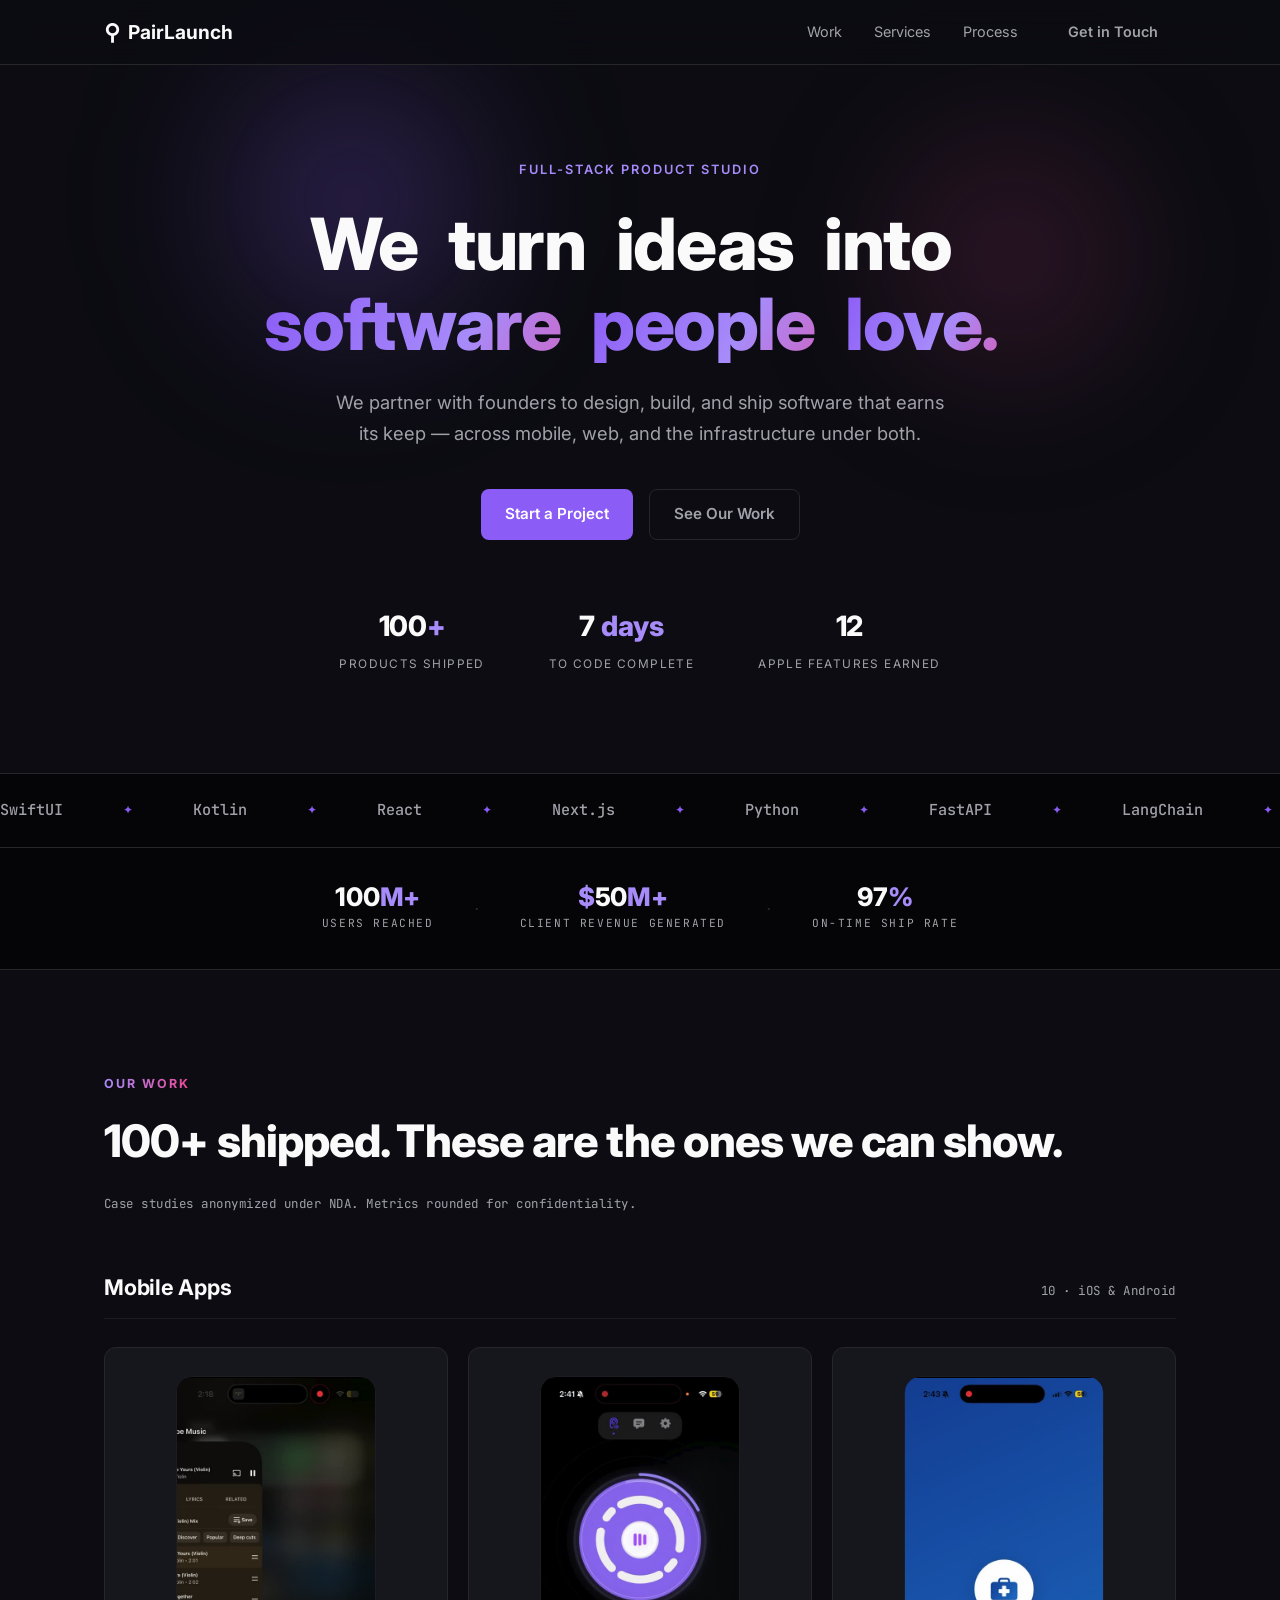
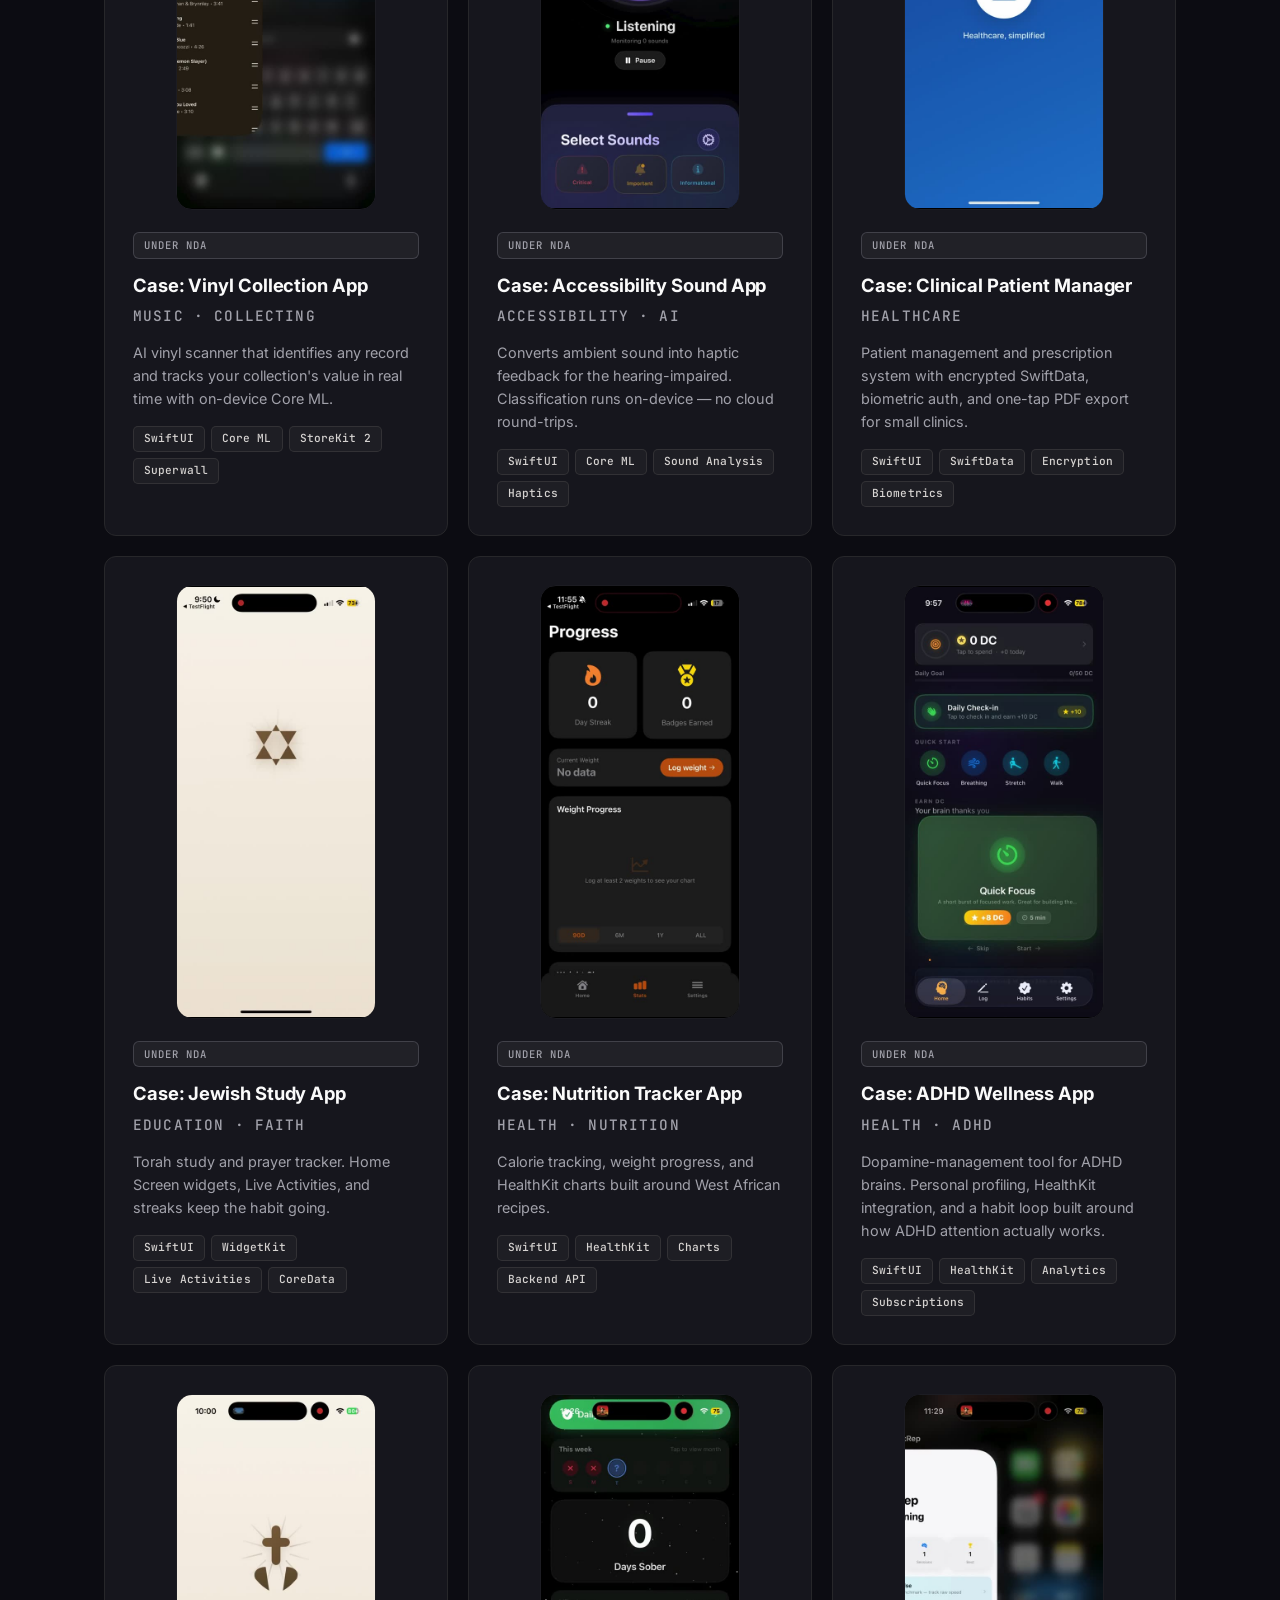
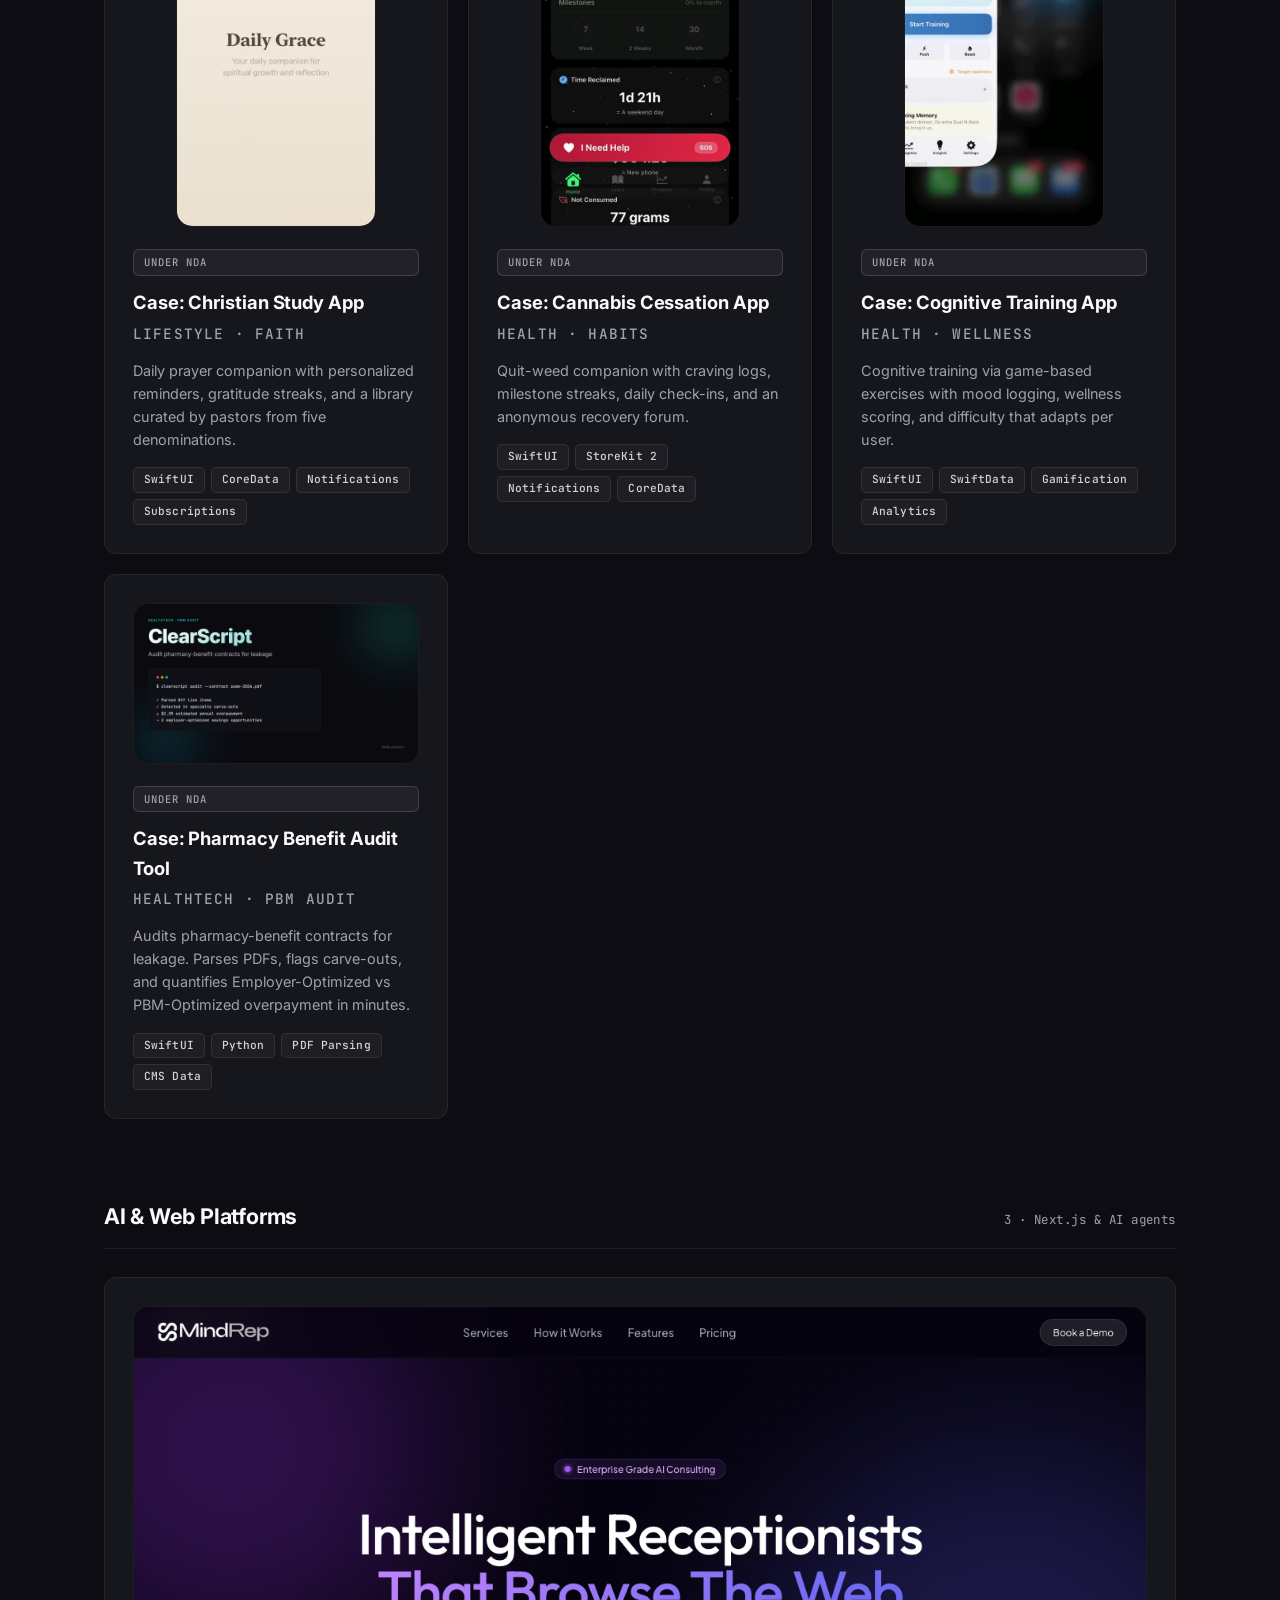
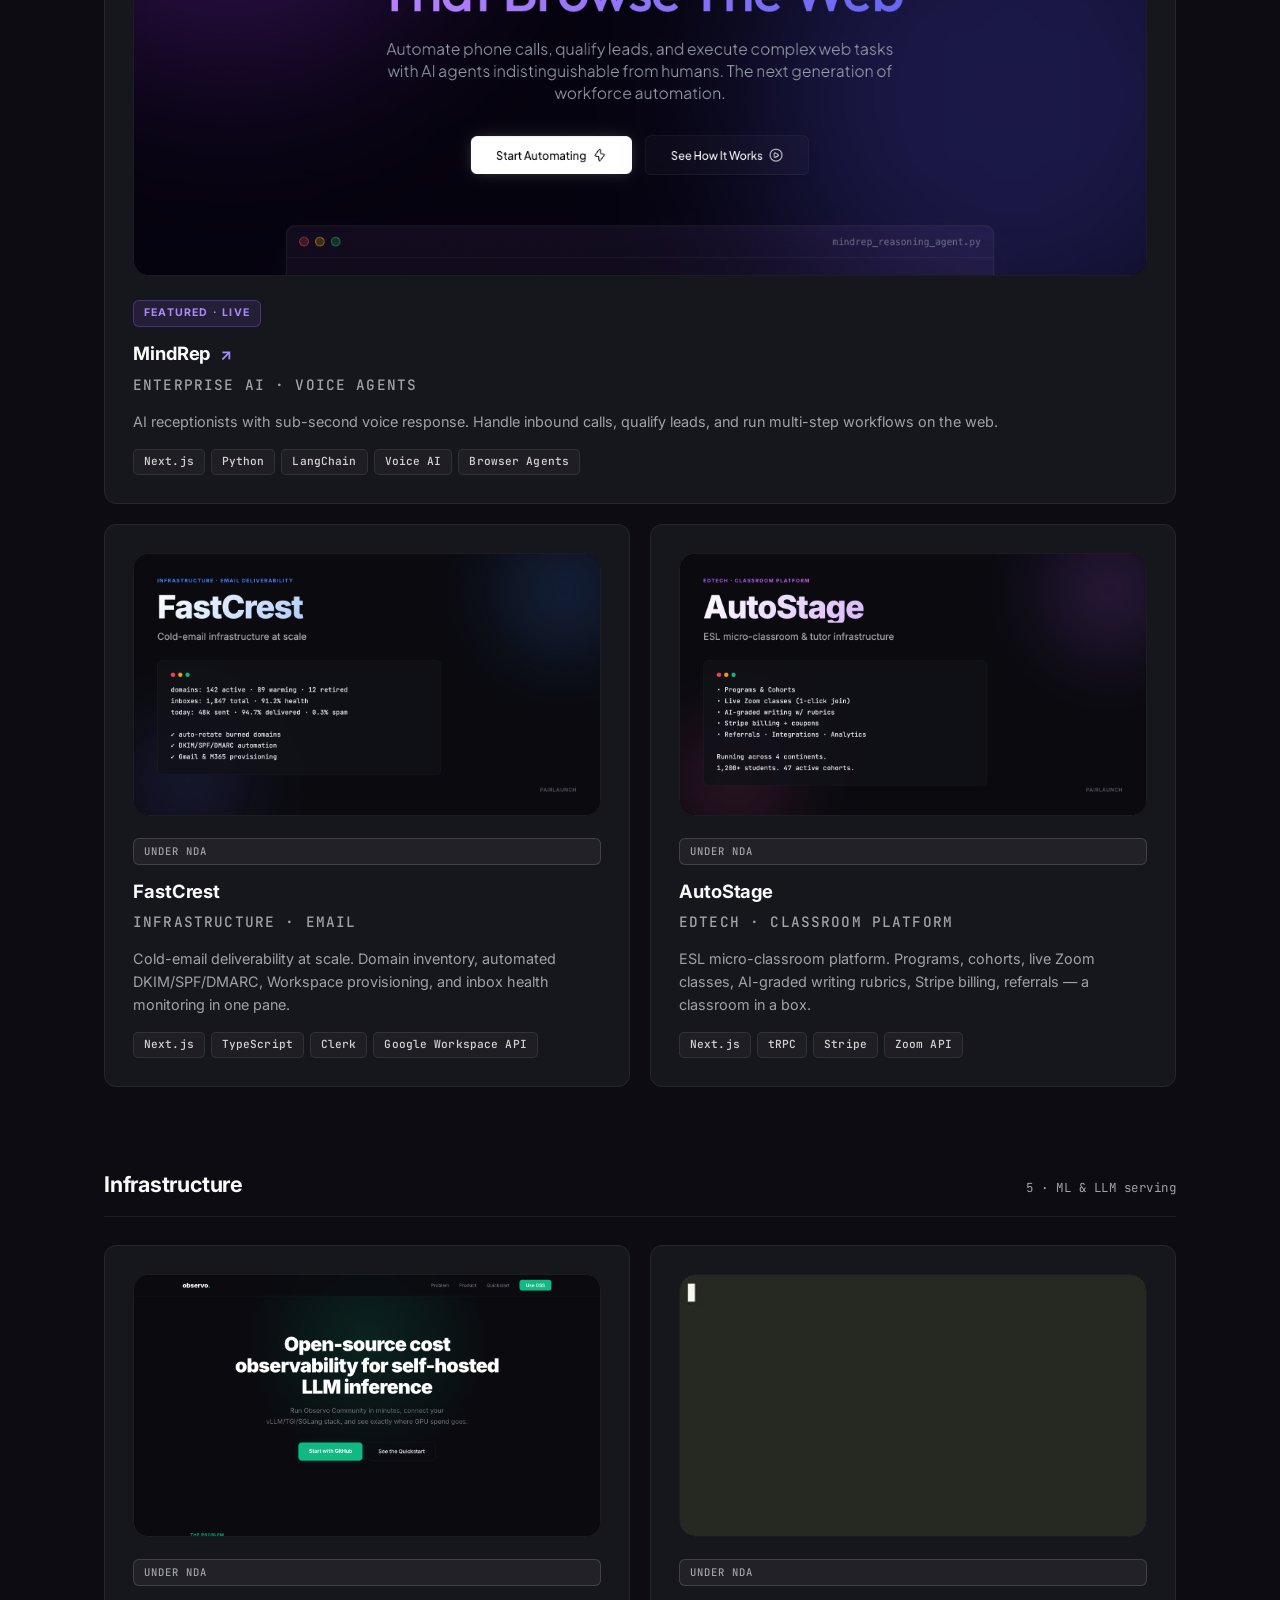
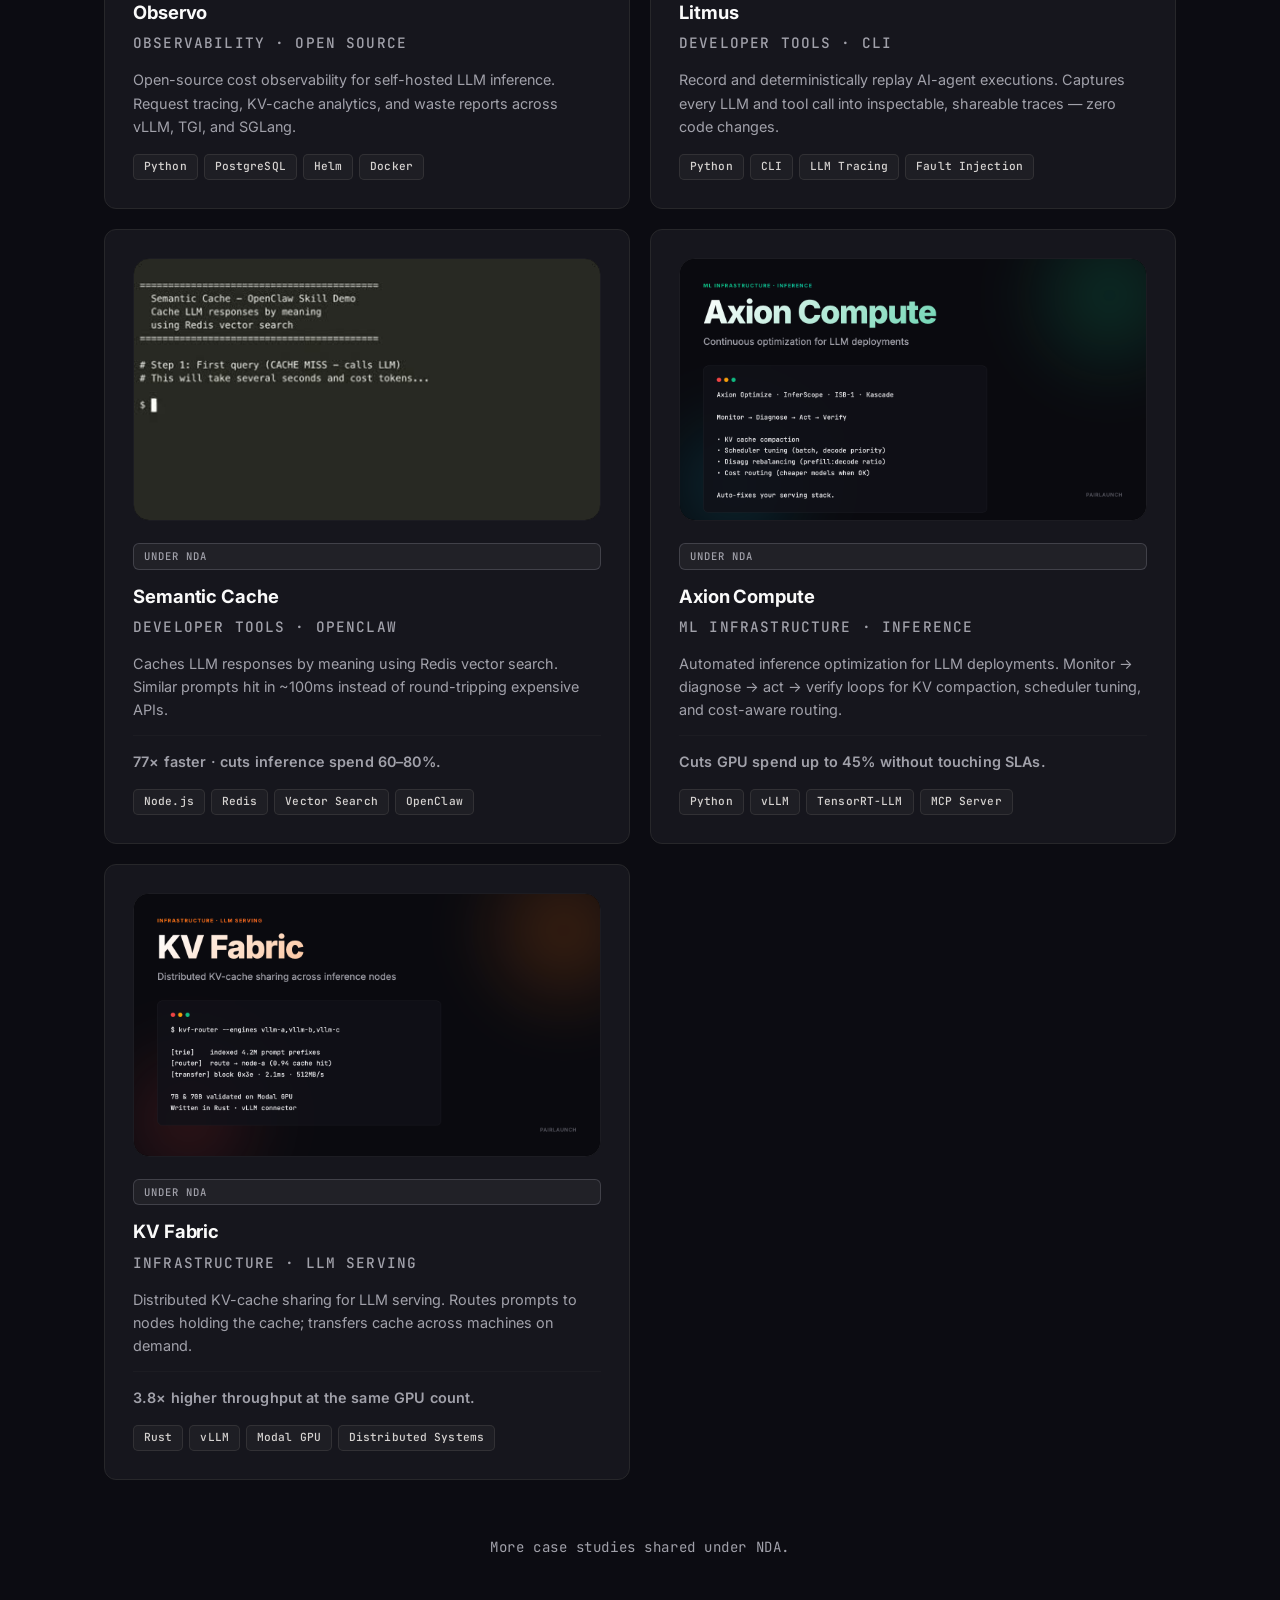
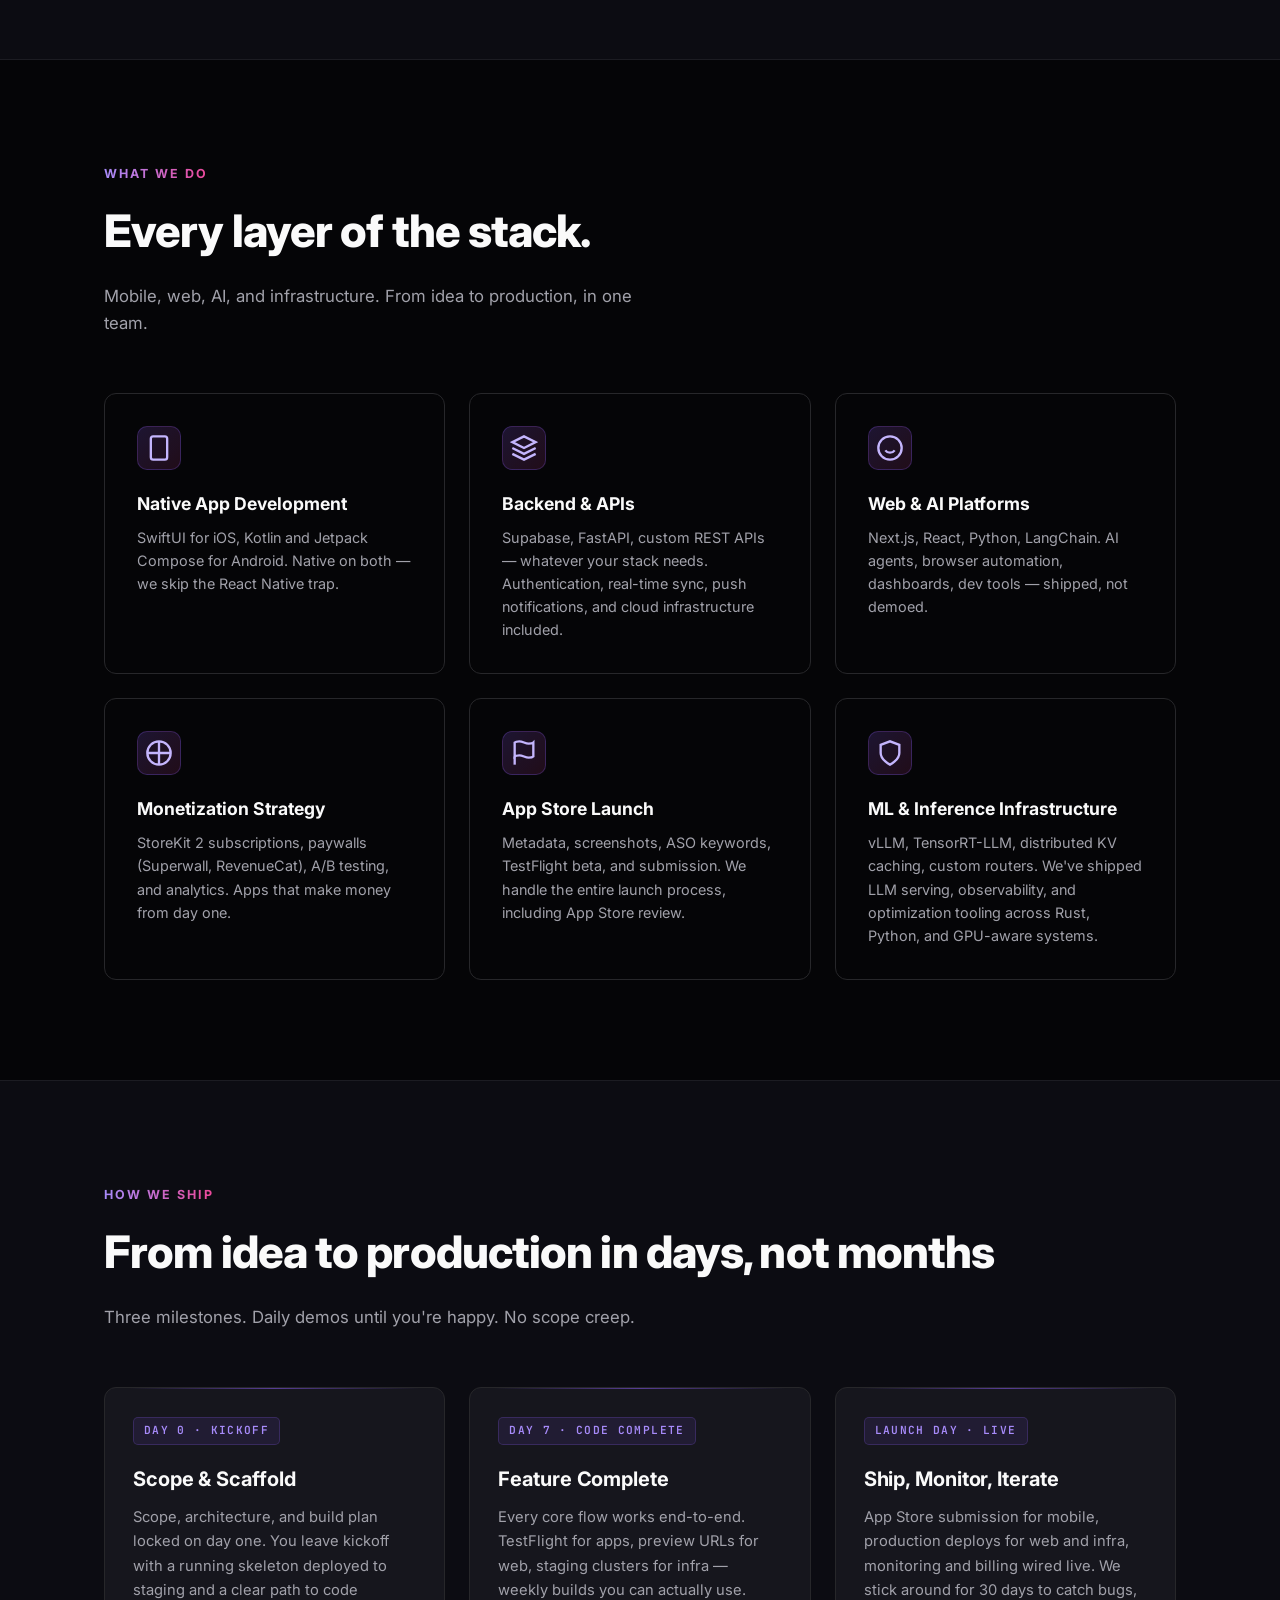
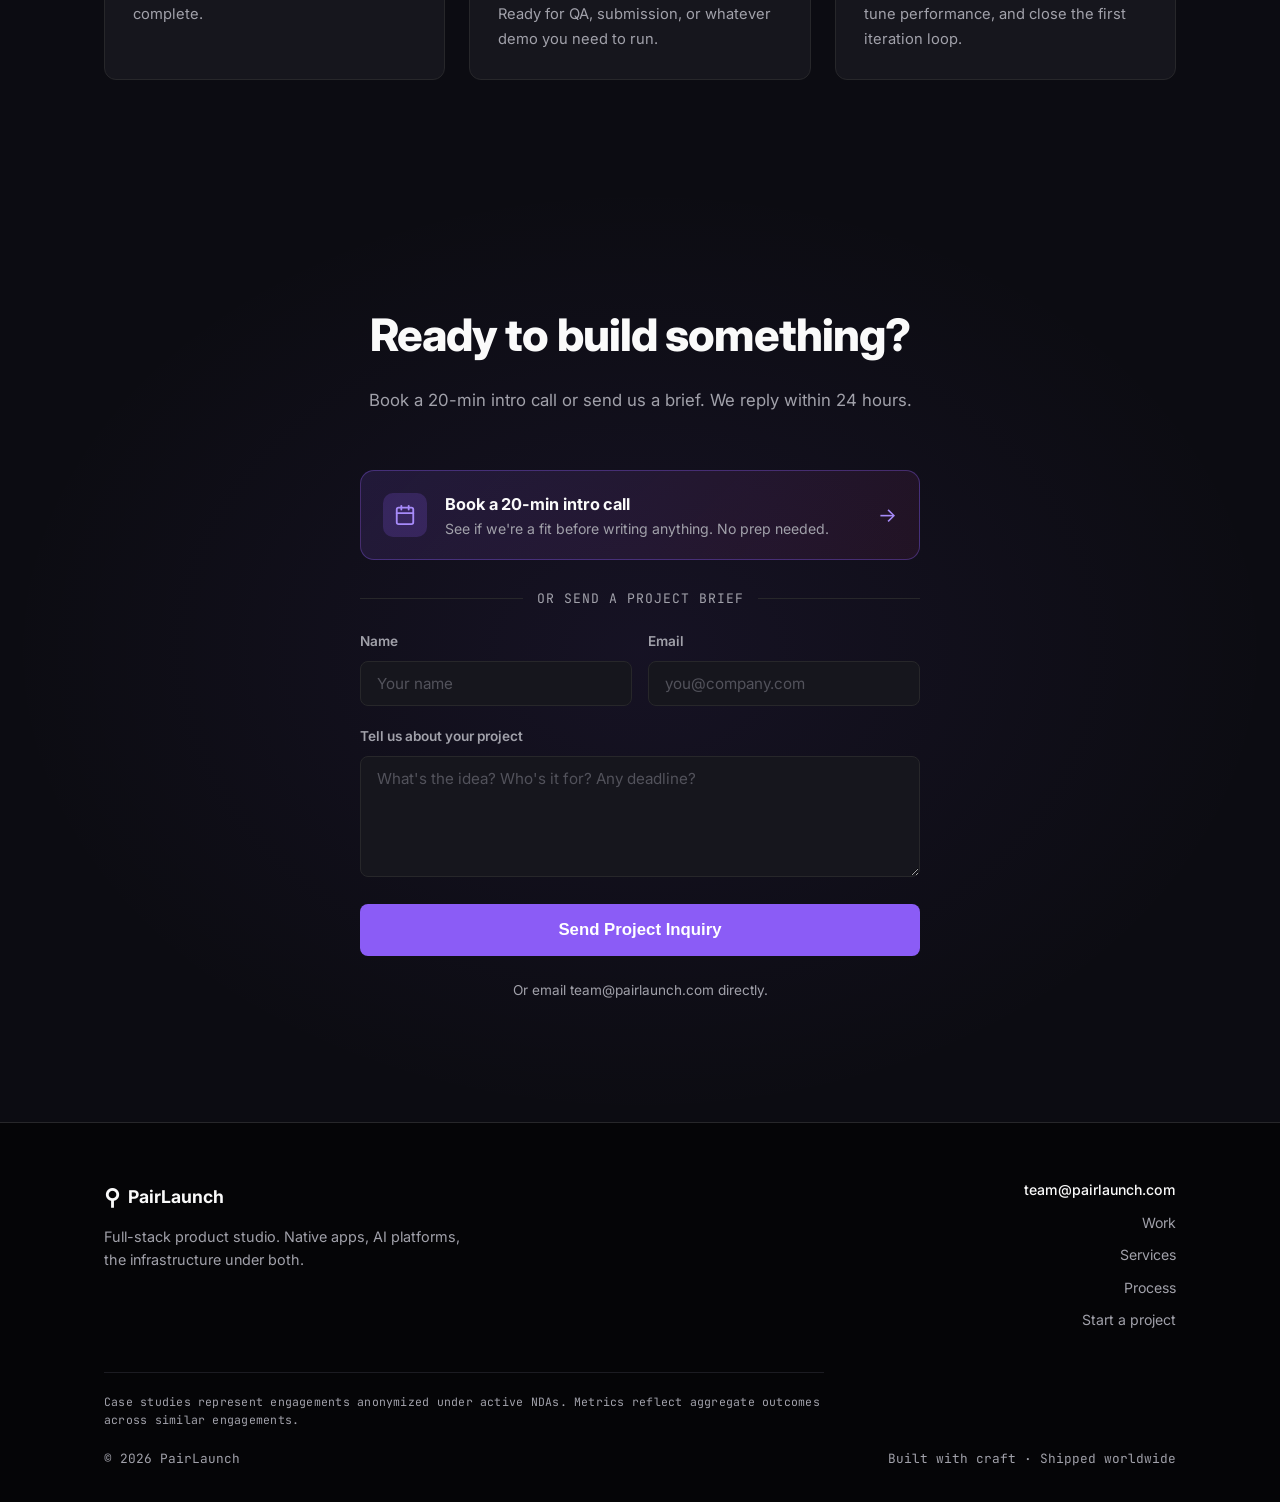
<file: index.html>
<!DOCTYPE html>
<html lang="en">
<head>
  <meta charset="UTF-8">
  <meta name="viewport" content="width=device-width, initial-scale=1.0">
  <title>PairLaunch — Software that ships</title>
  <meta name="description" content="PairLaunch is a full-stack product studio. We design, build, and launch native apps, AI platforms, and production infrastructure.">
  <meta name="author" content="PairLaunch">
  <meta name="robots" content="index, follow">
  <meta name="theme-color" content="#0A0A0D">
  <meta name="apple-mobile-web-app-title" content="PairLaunch">
  <meta name="google-site-verification" content="vQesQ2NVYVHXFPO_yE3tPNyc9PkU3ISy2SQZgwvS8uc">
  <link rel="canonical" href="https://pairlaunch.com/">

  <!-- Open Graph -->
  <meta property="og:title" content="PairLaunch — Software that ships">
  <meta property="og:description" content="Full-stack product studio. Native apps, AI platforms, and production infrastructure.">
  <meta property="og:type" content="website">
  <meta property="og:url" content="https://pairlaunch.com/">
  <meta property="og:site_name" content="PairLaunch">
  <meta property="og:image" content="https://pairlaunch.com/images/og-cover.jpg">
  <meta property="og:image:width" content="1200">
  <meta property="og:image:height" content="630">
  <meta property="og:image:alt" content="PairLaunch — Full-stack product studio">

  <!-- Twitter -->
  <meta name="twitter:card" content="summary_large_image">
  <meta name="twitter:title" content="PairLaunch — Software that ships">
  <meta name="twitter:description" content="Full-stack product studio. Native apps, AI platforms, and production infrastructure.">
  <meta name="twitter:image" content="https://pairlaunch.com/images/og-cover.jpg">
  <meta name="twitter:image:alt" content="PairLaunch — Full-stack product studio">

  <!-- Structured data -->
  <script type="application/ld+json">
  {
    "@context": "https://schema.org",
    "@graph": [
      {
        "@type": "Organization",
        "@id": "https://pairlaunch.com/#org",
        "name": "PairLaunch",
        "url": "https://pairlaunch.com/",
        "logo": "https://pairlaunch.com/favicon.svg",
        "description": "Full-stack product studio building native apps, AI platforms, and production infrastructure.",
        "email": "team@pairlaunch.com",
        "slogan": "Software that ships"
      },
      {
        "@type": "WebSite",
        "@id": "https://pairlaunch.com/#site",
        "url": "https://pairlaunch.com/",
        "name": "PairLaunch",
        "publisher": { "@id": "https://pairlaunch.com/#org" },
        "inLanguage": "en"
      },
      {
        "@type": "ProfessionalService",
        "name": "PairLaunch",
        "url": "https://pairlaunch.com/",
        "image": "https://pairlaunch.com/images/og-cover.jpg",
        "priceRange": "$$$",
        "description": "Full-stack product studio. Mobile apps, AI platforms, and ML/LLM infrastructure — designed, built, and shipped in days, not months.",
        "areaServed": "Worldwide",
        "serviceType": [
          "Native App Development",
          "Web & AI Platform Development",
          "ML & Inference Infrastructure",
          "App Store Launch",
          "Backend & API Development"
        ]
      }
    ]
  }
  </script>

  <link rel="icon" href="/favicon.ico" sizes="any">
  <link rel="icon" type="image/svg+xml" href="/favicon.svg">
  <link rel="icon" type="image/png" sizes="48x48" href="/favicon-48.png">
  <link rel="icon" type="image/png" sizes="192x192" href="/favicon-192.png">
  <link rel="icon" type="image/png" sizes="512x512" href="/favicon-512.png">
  <link rel="apple-touch-icon" href="/apple-touch-icon.png">
  <link rel="preconnect" href="https://fonts.googleapis.com">
  <link rel="preconnect" href="https://fonts.gstatic.com" crossorigin>
  <link href="https://fonts.googleapis.com/css2?family=Inter:wght@400;500;600;700;800&family=JetBrains+Mono:wght@400;500;600&display=swap" rel="stylesheet">
  <link rel="stylesheet" href="style.css">
</head>
<body>

  <!-- Scroll progress -->
  <div class="scroll-progress" id="scrollProgress"></div>

  <!-- Nav -->
  <nav class="nav">
    <div class="container nav-inner">
      <a href="#" class="logo">
        <span class="logo-icon">&#9906;</span> PairLaunch
      </a>
      <button class="nav-toggle" id="navToggle" aria-label="Toggle menu">
        <span></span><span></span><span></span>
      </button>
      <div class="nav-links" id="navLinks">
        <a href="#work">Work</a>
        <a href="#services">Services</a>
        <a href="#process">Process</a>
        <a href="#contact" class="btn btn-sm">Get in Touch</a>
      </div>
    </div>
  </nav>

  <!-- Hero -->
  <header class="hero">
    <div class="container">
      <p class="hero-tag">Full-Stack Product Studio</p>
      <h1>
        <span class="split-word">We</span>
        <span class="split-word">turn</span>
        <span class="split-word">ideas</span>
        <span class="split-word">into</span>
        <br>
        <span class="gradient-text">
          <span class="split-word">software</span>
          <span class="split-word">people</span>
          <span class="split-word">love.</span>
        </span>
      </h1>
      <p class="hero-sub">
        We partner with founders to design, build, and ship software that earns its keep —
        across mobile, web, and the infrastructure under both.
      </p>
      <div class="hero-actions">
        <a href="#contact" class="btn btn-primary">Start a Project</a>
        <a href="#work" class="btn btn-ghost">See Our Work</a>
      </div>
      <div class="hero-stats">
        <div class="stat">
          <span class="stat-num" data-count="100">0</span><span class="stat-num-suffix">+</span>
          <span class="stat-label">Products Shipped</span>
        </div>
        <div class="stat">
          <span class="stat-num" data-count="7">0</span><span class="stat-num-suffix"> days</span>
          <span class="stat-label">To Code Complete</span>
        </div>
        <div class="stat">
          <span class="stat-num" data-count="12">0</span>
          <span class="stat-label">Apple Features Earned</span>
        </div>
      </div>
    </div>
  </header>

  <!-- Marquee -->
  <div class="marquee">
    <div class="marquee-track">
      <span class="marquee-item">SwiftUI</span>
      <span class="marquee-item">Kotlin</span>
      <span class="marquee-item">React</span>
      <span class="marquee-item">Next.js</span>
      <span class="marquee-item">Python</span>
      <span class="marquee-item">FastAPI</span>
      <span class="marquee-item">LangChain</span>
      <span class="marquee-item">OpenAI</span>
      <span class="marquee-item">Claude API</span>
      <span class="marquee-item">Supabase</span>
      <span class="marquee-item">Firebase</span>
      <span class="marquee-item">Vercel</span>
      <span class="marquee-item">Core ML</span>
      <span class="marquee-item">HealthKit</span>
      <span class="marquee-item">StoreKit 2</span>
      <span class="marquee-item">SwiftUI</span>
      <span class="marquee-item">Kotlin</span>
      <span class="marquee-item">React</span>
      <span class="marquee-item">Next.js</span>
      <span class="marquee-item">Python</span>
      <span class="marquee-item">FastAPI</span>
      <span class="marquee-item">LangChain</span>
      <span class="marquee-item">OpenAI</span>
      <span class="marquee-item">Claude API</span>
      <span class="marquee-item">Supabase</span>
      <span class="marquee-item">Firebase</span>
      <span class="marquee-item">Vercel</span>
      <span class="marquee-item">Core ML</span>
      <span class="marquee-item">HealthKit</span>
      <span class="marquee-item">StoreKit 2</span>
    </div>
  </div>

  <!-- Trust Band -->
  <div class="trust-band reveal">
    <div class="container">
      <div class="trust-stats">
        <div class="trust-stat">
          <span class="trust-num"><span class="trust-val" data-count="100">0</span><span class="trust-unit">M+</span></span>
          <span class="trust-label">Users Reached</span>
        </div>
        <span class="trust-divider" aria-hidden="true">·</span>
        <div class="trust-stat">
          <span class="trust-num"><span class="trust-unit">$</span><span class="trust-val" data-count="50">0</span><span class="trust-unit">M+</span></span>
          <span class="trust-label">Client Revenue Generated</span>
        </div>
        <span class="trust-divider" aria-hidden="true">·</span>
        <div class="trust-stat">
          <span class="trust-num"><span class="trust-val" data-count="97">0</span><span class="trust-unit">%</span></span>
          <span class="trust-label">On-Time Ship Rate</span>
        </div>
      </div>
    </div>
  </div>

  <!-- Portfolio -->
  <section id="work" class="section">
    <div class="container">
      <p class="section-tag reveal">Our Work</p>
      <h2 class="reveal">100+ shipped. These are the ones we can show.</h2>
      <p class="portfolio-disclaimer reveal">Case studies anonymized under NDA. Metrics rounded for confidentiality.</p>

      <!-- ─── Category: Mobile Apps ─── -->
      <div class="portfolio-category">
        <div class="category-head reveal">
          <h3>Mobile Apps</h3>
          <span class="category-count">10 · iOS &amp; Android</span>
        </div>

        <div class="portfolio-grid">

          <div class="card reveal">
            <div class="card-media">
              <video poster="images/case-01-poster.jpg" autoplay muted loop playsinline preload="metadata">
                <source data-src="images/case-01-hevc.mp4" type='video/mp4; codecs="hvc1"'>
                <source data-src="images/case-01.mp4" type="video/mp4">
              </video>
            </div>
            <div class="card-badge card-badge-nda">Under NDA</div>
            <div class="card-body">
              <h3>Case: Vinyl Collection App</h3>
              <p class="card-cat">Music · Collecting</p>
              <p>AI vinyl scanner that identifies any record and tracks your collection's value in real time with on-device Core ML.</p>
              <div class="card-tech">
                <span>SwiftUI</span><span>Core ML</span><span>StoreKit 2</span><span>Superwall</span>
              </div>
            </div>
          </div>

          <div class="card reveal">
            <div class="card-media">
              <video poster="images/case-02-poster.jpg" autoplay muted loop playsinline preload="metadata">
                <source data-src="images/case-02-hevc.mp4" type='video/mp4; codecs="hvc1"'>
                <source data-src="images/case-02.mp4" type="video/mp4">
              </video>
            </div>
            <div class="card-badge card-badge-nda">Under NDA</div>
            <div class="card-body">
              <h3>Case: Accessibility Sound App</h3>
              <p class="card-cat">Accessibility · AI</p>
              <p>Converts ambient sound into haptic feedback for the hearing-impaired. Classification runs on-device — no cloud round-trips.</p>
              <div class="card-tech">
                <span>SwiftUI</span><span>Core ML</span><span>Sound Analysis</span><span>Haptics</span>
              </div>
            </div>
          </div>

          <div class="card reveal">
            <div class="card-media">
              <video poster="images/case-03-poster.jpg" autoplay muted loop playsinline preload="metadata">
                <source data-src="images/case-03-hevc.mp4" type='video/mp4; codecs="hvc1"'>
                <source data-src="images/case-03.mp4" type="video/mp4">
              </video>
            </div>
            <div class="card-badge card-badge-nda">Under NDA</div>
            <div class="card-body">
              <h3>Case: Clinical Patient Manager</h3>
              <p class="card-cat">Healthcare</p>
              <p>Patient management and prescription system with encrypted SwiftData, biometric auth, and one-tap PDF export for small clinics.</p>
              <div class="card-tech">
                <span>SwiftUI</span><span>SwiftData</span><span>Encryption</span><span>Biometrics</span>
              </div>
            </div>
          </div>

          <div class="card reveal">
            <div class="card-media">
              <video poster="images/case-04-poster.jpg" autoplay muted loop playsinline preload="metadata">
                <source data-src="images/case-04-hevc.mp4" type='video/mp4; codecs="hvc1"'>
                <source data-src="images/case-04.mp4" type="video/mp4">
              </video>
            </div>
            <div class="card-badge card-badge-nda">Under NDA</div>
            <div class="card-body">
              <h3>Case: Jewish Study App</h3>
              <p class="card-cat">Education · Faith</p>
              <p>Torah study and prayer tracker. Home Screen widgets, Live Activities, and streaks keep the habit going.</p>
              <div class="card-tech">
                <span>SwiftUI</span><span>WidgetKit</span><span>Live Activities</span><span>CoreData</span>
              </div>
            </div>
          </div>

          <div class="card reveal">
            <div class="card-media">
              <video poster="images/case-05-poster.jpg" autoplay muted loop playsinline preload="metadata">
                <source data-src="images/case-05-hevc.mp4" type='video/mp4; codecs="hvc1"'>
                <source data-src="images/case-05.mp4" type="video/mp4">
              </video>
            </div>
            <div class="card-badge card-badge-nda">Under NDA</div>
            <div class="card-body">
              <h3>Case: Nutrition Tracker App</h3>
              <p class="card-cat">Health · Nutrition</p>
              <p>Calorie tracking, weight progress, and HealthKit charts built around West African recipes.</p>
              <div class="card-tech">
                <span>SwiftUI</span><span>HealthKit</span><span>Charts</span><span>Backend API</span>
              </div>
            </div>
          </div>

          <div class="card reveal">
            <div class="card-media">
              <video poster="images/case-06-poster.jpg" autoplay muted loop playsinline preload="metadata">
                <source data-src="images/case-06-hevc.mp4" type='video/mp4; codecs="hvc1"'>
                <source data-src="images/case-06.mp4" type="video/mp4">
              </video>
            </div>
            <div class="card-badge card-badge-nda">Under NDA</div>
            <div class="card-body">
              <h3>Case: ADHD Wellness App</h3>
              <p class="card-cat">Health · ADHD</p>
              <p>Dopamine-management tool for ADHD brains. Personal profiling, HealthKit integration, and a habit loop built around how ADHD attention actually works.</p>
              <div class="card-tech">
                <span>SwiftUI</span><span>HealthKit</span><span>Analytics</span><span>Subscriptions</span>
              </div>
            </div>
          </div>

          <div class="card reveal">
            <div class="card-media">
              <video poster="images/case-07-poster.jpg" autoplay muted loop playsinline preload="metadata">
                <source data-src="images/case-07-hevc.mp4" type='video/mp4; codecs="hvc1"'>
                <source data-src="images/case-07.mp4" type="video/mp4">
              </video>
            </div>
            <div class="card-badge card-badge-nda">Under NDA</div>
            <div class="card-body">
              <h3>Case: Christian Study App</h3>
              <p class="card-cat">Lifestyle · Faith</p>
              <p>Daily prayer companion with personalized reminders, gratitude streaks, and a library curated by pastors from five denominations.</p>
              <div class="card-tech">
                <span>SwiftUI</span><span>CoreData</span><span>Notifications</span><span>Subscriptions</span>
              </div>
            </div>
          </div>

          <div class="card reveal">
            <div class="card-media">
              <video poster="images/case-08-poster.jpg" autoplay muted loop playsinline preload="metadata">
                <source data-src="images/case-08-hevc.mp4" type='video/mp4; codecs="hvc1"'>
                <source data-src="images/case-08.mp4" type="video/mp4">
              </video>
            </div>
            <div class="card-badge card-badge-nda">Under NDA</div>
            <div class="card-body">
              <h3>Case: Cannabis Cessation App</h3>
              <p class="card-cat">Health · Habits</p>
              <p>Quit-weed companion with craving logs, milestone streaks, daily check-ins, and an anonymous recovery forum.</p>
              <div class="card-tech">
                <span>SwiftUI</span><span>StoreKit 2</span><span>Notifications</span><span>CoreData</span>
              </div>
            </div>
          </div>

          <div class="card reveal">
            <div class="card-media">
              <video poster="images/case-09-poster.jpg" autoplay muted loop playsinline preload="metadata">
                <source data-src="images/case-09-hevc.mp4" type='video/mp4; codecs="hvc1"'>
                <source data-src="images/case-09.mp4" type="video/mp4">
              </video>
            </div>
            <div class="card-badge card-badge-nda">Under NDA</div>
            <div class="card-body">
              <h3>Case: Cognitive Training App</h3>
              <p class="card-cat">Health · Wellness</p>
              <p>Cognitive training via game-based exercises with mood logging, wellness scoring, and difficulty that adapts per user.</p>
              <div class="card-tech">
                <span>SwiftUI</span><span>SwiftData</span><span>Gamification</span><span>Analytics</span>
              </div>
            </div>
          </div>

          <div class="card reveal">
            <div class="card-media card-media-wide">
              <img src="images/case-10.png" alt="Pharmacy benefit audit — case study" loading="lazy" width="1280" height="720">
            </div>
            <div class="card-badge card-badge-nda">Under NDA</div>
            <div class="card-body">
              <h3>Case: Pharmacy Benefit Audit Tool</h3>
              <p class="card-cat">Healthtech · PBM Audit</p>
              <p>Audits pharmacy-benefit contracts for leakage. Parses PDFs, flags carve-outs, and quantifies Employer-Optimized vs PBM-Optimized overpayment in minutes.</p>
              <div class="card-tech">
                <span>SwiftUI</span><span>Python</span><span>PDF Parsing</span><span>CMS Data</span>
              </div>
            </div>
          </div>

        </div>
      </div>

      <!-- ─── Category: AI & Web Platforms ─── -->
      <div class="portfolio-category">
        <div class="category-head reveal">
          <h3>AI &amp; Web Platforms</h3>
          <span class="category-count">3 · Next.js &amp; AI agents</span>
        </div>

        <div class="portfolio-grid portfolio-grid-wide">

          <a class="card reveal card-wide card-link" href="https://mindrepai.com" target="_blank" rel="noopener">
            <div class="card-media card-media-wide">
              <img src="images/mindrep.png" alt="MindRep landing page screenshot" loading="lazy" width="1280" height="720">
            </div>
            <div class="card-badge">Featured · Live</div>
            <div class="card-body">
              <h3>MindRep <span class="card-link-arrow">↗</span></h3>
              <p class="card-cat">Enterprise AI · Voice Agents</p>
              <p>AI receptionists with sub-second voice response. Handle inbound calls, qualify leads, and run multi-step workflows on the web.</p>
              <div class="card-tech">
                <span>Next.js</span><span>Python</span><span>LangChain</span><span>Voice AI</span><span>Browser Agents</span>
              </div>
            </div>
          </a>

          <div class="card reveal">
            <div class="card-media card-media-wide">
              <img src="images/fastcrest.png" alt="Email deliverability platform — case study" loading="lazy" width="1280" height="720">
            </div>
            <div class="card-badge card-badge-nda">Under NDA</div>
            <div class="card-body">
              <h3>FastCrest</h3>
              <p class="card-cat">Infrastructure · Email</p>
              <p>Cold-email deliverability at scale. Domain inventory, automated DKIM/SPF/DMARC, Workspace provisioning, and inbox health monitoring in one pane.</p>
              <div class="card-tech">
                <span>Next.js</span><span>TypeScript</span><span>Clerk</span><span>Google Workspace API</span>
              </div>
            </div>
          </div>

          <div class="card reveal">
            <div class="card-media card-media-wide">
              <img src="images/autostage.png" alt="ESL classroom platform — case study" loading="lazy" width="1280" height="720">
            </div>
            <div class="card-badge card-badge-nda">Under NDA</div>
            <div class="card-body">
              <h3>AutoStage</h3>
              <p class="card-cat">EdTech · Classroom Platform</p>
              <p>ESL micro-classroom platform. Programs, cohorts, live Zoom classes, AI-graded writing rubrics, Stripe billing, referrals — a classroom in a box.</p>
              <div class="card-tech">
                <span>Next.js</span><span>tRPC</span><span>Stripe</span><span>Zoom API</span>
              </div>
            </div>
          </div>

        </div>
      </div>

      <!-- ─── Category: Infrastructure ─── -->
      <div class="portfolio-category">
        <div class="category-head reveal">
          <h3>Infrastructure</h3>
          <span class="category-count">5 · ML &amp; LLM serving</span>
        </div>

        <div class="portfolio-grid portfolio-grid-wide">

          <div class="card reveal">
            <div class="card-media card-media-wide">
              <img src="images/observo.png" alt="LLM cost observability — case study" loading="lazy" width="1440" height="900">
            </div>
            <div class="card-badge card-badge-nda">Under NDA</div>
            <div class="card-body">
              <h3>Observo</h3>
              <p class="card-cat">Observability · Open Source</p>
              <p>Open-source cost observability for self-hosted LLM inference. Request tracing, KV-cache analytics, and waste reports across vLLM, TGI, and SGLang.</p>
              <div class="card-tech">
                <span>Python</span><span>PostgreSQL</span><span>Helm</span><span>Docker</span>
              </div>
            </div>
          </div>

          <div class="card reveal">
            <div class="card-media card-media-wide">
              <video poster="images/litmus-poster.jpg" autoplay muted loop playsinline preload="metadata" aria-label="AI agent replay tool — case study">
                <source data-src="images/litmus-hevc.mp4" type='video/mp4; codecs="hvc1"'>
                <source data-src="images/litmus.mp4" type="video/mp4">
              </video>
            </div>
            <div class="card-badge card-badge-nda">Under NDA</div>
            <div class="card-body">
              <h3>Litmus</h3>
              <p class="card-cat">Developer Tools · CLI</p>
              <p>Record and deterministically replay AI-agent executions. Captures every LLM and tool call into inspectable, shareable traces — zero code changes.</p>
              <div class="card-tech">
                <span>Python</span><span>CLI</span><span>LLM Tracing</span><span>Fault Injection</span>
              </div>
            </div>
          </div>

          <div class="card reveal">
            <div class="card-media card-media-wide">
              <video poster="images/openclaw-poster.jpg" autoplay muted loop playsinline preload="metadata" aria-label="Semantic LLM cache — case study">
                <source data-src="images/openclaw-hevc.mp4" type='video/mp4; codecs="hvc1"'>
                <source data-src="images/openclaw.mp4" type="video/mp4">
              </video>
            </div>
            <div class="card-badge card-badge-nda">Under NDA</div>
            <div class="card-body">
              <h3>Semantic Cache</h3>
              <p class="card-cat">Developer Tools · OpenClaw</p>
              <p>Caches LLM responses by meaning using Redis vector search. Similar prompts hit in ~100ms instead of round-tripping expensive APIs.</p>
              <p class="card-outcome">77× faster · cuts inference spend 60–80%.</p>
              <div class="card-tech">
                <span>Node.js</span><span>Redis</span><span>Vector Search</span><span>OpenClaw</span>
              </div>
            </div>
          </div>

          <div class="card reveal">
            <div class="card-media card-media-wide">
              <img src="images/axion.png" alt="Inference optimization — case study" loading="lazy" width="1280" height="720">
            </div>
            <div class="card-badge card-badge-nda">Under NDA</div>
            <div class="card-body">
              <h3>Axion Compute</h3>
              <p class="card-cat">ML Infrastructure · Inference</p>
              <p>Automated inference optimization for LLM deployments. Monitor → diagnose → act → verify loops for KV compaction, scheduler tuning, and cost-aware routing.</p>
              <p class="card-outcome">Cuts GPU spend up to 45% without touching SLAs.</p>
              <div class="card-tech">
                <span>Python</span><span>vLLM</span><span>TensorRT-LLM</span><span>MCP Server</span>
              </div>
            </div>
          </div>

          <div class="card reveal">
            <div class="card-media card-media-wide">
              <img src="images/kvfabric.png" alt="Distributed KV-cache fabric — case study" loading="lazy" width="1280" height="720">
            </div>
            <div class="card-badge card-badge-nda">Under NDA</div>
            <div class="card-body">
              <h3>KV Fabric</h3>
              <p class="card-cat">Infrastructure · LLM Serving</p>
              <p>Distributed KV-cache sharing for LLM serving. Routes prompts to nodes holding the cache; transfers cache across machines on demand.</p>
              <p class="card-outcome">3.8× higher throughput at the same GPU count.</p>
              <div class="card-tech">
                <span>Rust</span><span>vLLM</span><span>Modal GPU</span><span>Distributed Systems</span>
              </div>
            </div>
          </div>

        </div>
      </div>

      <p class="section-more">More case studies shared under NDA.</p>
    </div>
  </section>

  <!-- Services -->
  <section id="services" class="section section-dark">
    <div class="container">
      <p class="section-tag reveal">What We Do</p>
      <h2 class="reveal">Every layer of the stack.</h2>
      <p class="section-sub reveal">Mobile, web, AI, and infrastructure. From idea to production, in one team.</p>

      <div class="services-grid">
        <div class="service reveal">
          <div class="service-icon">
            <svg width="28" height="28" viewBox="0 0 24 24" fill="none" stroke="currentColor" stroke-width="2"><rect x="5" y="2" width="14" height="20" rx="2"/><path d="M12 18h.01"/></svg>
          </div>
          <h3>Native App Development</h3>
          <p>SwiftUI for iOS, Kotlin and Jetpack Compose for Android. Native on both — we skip the React Native trap.</p>
        </div>
        <div class="service reveal">
          <div class="service-icon">
            <svg width="28" height="28" viewBox="0 0 24 24" fill="none" stroke="currentColor" stroke-width="2"><path d="M12 2L2 7l10 5 10-5-10-5z"/><path d="M2 17l10 5 10-5"/><path d="M2 12l10 5 10-5"/></svg>
          </div>
          <h3>Backend &amp; APIs</h3>
          <p>Supabase, FastAPI, custom REST APIs — whatever your stack needs. Authentication, real-time sync, push notifications, and cloud infrastructure included.</p>
        </div>
        <div class="service reveal">
          <div class="service-icon">
            <svg width="28" height="28" viewBox="0 0 24 24" fill="none" stroke="currentColor" stroke-width="2"><circle cx="12" cy="12" r="10"/><path d="M8 14s1.5 2 4 2 4-2 4-2"/><line x1="9" y1="9" x2="9.01" y2="9"/><line x1="15" y1="9" x2="15.01" y2="9"/></svg>
          </div>
          <h3>Web &amp; AI Platforms</h3>
          <p>Next.js, React, Python, LangChain. AI agents, browser automation, dashboards, dev tools — shipped, not demoed.</p>
        </div>
        <div class="service reveal">
          <div class="service-icon">
            <svg width="28" height="28" viewBox="0 0 24 24" fill="none" stroke="currentColor" stroke-width="2"><path d="M12 2v20M2 12h20"/><circle cx="12" cy="12" r="10"/></svg>
          </div>
          <h3>Monetization Strategy</h3>
          <p>StoreKit 2 subscriptions, paywalls (Superwall, RevenueCat), A/B testing, and analytics. Apps that make money from day one.</p>
        </div>
        <div class="service reveal">
          <div class="service-icon">
            <svg width="28" height="28" viewBox="0 0 24 24" fill="none" stroke="currentColor" stroke-width="2"><path d="M4 15s1-1 4-1 5 2 8 2 4-1 4-1V3s-1 1-4 1-5-2-8-2-4 1-4 1z"/><line x1="4" y1="22" x2="4" y2="15"/></svg>
          </div>
          <h3>App Store Launch</h3>
          <p>Metadata, screenshots, ASO keywords, TestFlight beta, and submission. We handle the entire launch process, including App Store review.</p>
        </div>
        <div class="service reveal">
          <div class="service-icon">
            <svg width="28" height="28" viewBox="0 0 24 24" fill="none" stroke="currentColor" stroke-width="2"><path d="M12 22s8-4 8-10V5l-8-3-8 3v7c0 6 8 10 8 10z"/></svg>
          </div>
          <h3>ML &amp; Inference Infrastructure</h3>
          <p>vLLM, TensorRT-LLM, distributed KV caching, custom routers. We've shipped LLM serving, observability, and optimization tooling across Rust, Python, and GPU-aware systems.</p>
        </div>
      </div>
    </div>
  </section>

  <!-- Process -->
  <section id="process" class="section">
    <div class="container">
      <p class="section-tag reveal">How We Ship</p>
      <h2 class="reveal">From idea to production in days, not months</h2>
      <p class="section-sub reveal">Three milestones. Daily demos until you're happy. No scope creep.</p>

      <div class="process-grid">
        <div class="process-step reveal">
          <span class="step-label">Day 0 · Kickoff</span>
          <h3>Scope &amp; Scaffold</h3>
          <p>Scope, architecture, and build plan locked on day one. You leave kickoff with a running skeleton deployed to staging and a clear path to code complete.</p>
        </div>
        <div class="process-step reveal">
          <span class="step-label">Day 7 · Code Complete</span>
          <h3>Feature Complete</h3>
          <p>Every core flow works end-to-end. TestFlight for apps, preview URLs for web, staging clusters for infra — weekly builds you can actually use. Ready for QA, submission, or whatever demo you need to run.</p>
        </div>
        <div class="process-step reveal">
          <span class="step-label">Launch Day · Live</span>
          <h3>Ship, Monitor, Iterate</h3>
          <p>App Store submission for mobile, production deploys for web and infra, monitoring and billing wired live. We stick around for 30 days to catch bugs, tune performance, and close the first iteration loop.</p>
        </div>
      </div>
    </div>
  </section>

  <!-- CTA / Contact -->
  <section id="contact" class="section section-cta">
    <div class="container">
      <h2>Ready to build something?</h2>
      <p class="section-sub">Book a 20-min intro call or send us a brief. We reply within 24 hours.</p>

      <a href="https://calendly.com/paulbrown1450" target="_blank" rel="noopener" class="schedule-card">
        <span class="schedule-icon" aria-hidden="true">
          <svg width="22" height="22" viewBox="0 0 24 24" fill="none" stroke="currentColor" stroke-width="2" stroke-linecap="round" stroke-linejoin="round"><rect x="3" y="4" width="18" height="18" rx="2" ry="2"/><line x1="16" y1="2" x2="16" y2="6"/><line x1="8" y1="2" x2="8" y2="6"/><line x1="3" y1="10" x2="21" y2="10"/></svg>
        </span>
        <span class="schedule-body">
          <span class="schedule-title">Book a 20-min intro call</span>
          <span class="schedule-sub">See if we're a fit before writing anything. No prep needed.</span>
        </span>
        <span class="schedule-arrow" aria-hidden="true">→</span>
      </a>

      <div class="contact-divider"><span>or send a project brief</span></div>

      <div class="form-wrap">
        <form class="contact-form" id="contactForm" action="https://formsubmit.co/team@pairlaunch.com" method="POST">
          <input type="hidden" name="_subject" value="New PairLaunch Project Inquiry">
          <input type="hidden" name="_captcha" value="false">
          <input type="hidden" name="_template" value="table">
          <input type="text" name="_honey" style="display:none">
          <input type="hidden" name="_next" value="https://pairlaunch.com#contact">

          <div class="form-row">
            <div class="form-group">
              <label for="name">Name</label>
              <input type="text" id="name" name="name" placeholder="Your name" required>
            </div>
            <div class="form-group">
              <label for="email">Email</label>
              <input type="email" id="email" name="email" placeholder="you@company.com" required>
            </div>
          </div>
          <div class="form-group">
            <label for="message">Tell us about your project</label>
            <textarea id="message" name="message" rows="5" placeholder="What's the idea? Who's it for? Any deadline?" required></textarea>
          </div>
          <button type="submit" class="btn btn-primary btn-lg btn-full" id="submitBtn">
            <span class="btn-label">Send Project Inquiry</span>
            <span class="btn-spinner" aria-hidden="true"></span>
          </button>
          <p class="form-error" id="formError" role="alert" hidden>Something went wrong. Try again or email us directly.</p>
        </form>
        <div class="form-success" id="formSuccess" role="status" aria-live="polite" hidden>
          <div class="success-check" aria-hidden="true">
            <svg viewBox="0 0 52 52" width="72" height="72">
              <circle class="check-circle" cx="26" cy="26" r="24" fill="none"/>
              <path class="check-mark" fill="none" d="M14 27l8 8 16-18"/>
            </svg>
          </div>
          <h3>Message sent</h3>
          <p>We'll reply within 24 hours with a free assessment.</p>
        </div>
      </div>
      <p class="contact-alt">Or email <a href="mailto:team@pairlaunch.com">team@pairlaunch.com</a> directly.</p>
    </div>
  </section>

  <!-- Footer -->
  <footer class="footer">
    <div class="container">
      <div class="footer-inner">
        <div class="footer-left">
          <div class="footer-brand">
            <span class="logo-icon">&#9906;</span> PairLaunch
          </div>
          <p class="footer-tagline">Full-stack product studio. Native apps, AI platforms, the infrastructure under both.</p>
        </div>
        <div class="footer-links">
          <a href="mailto:team@pairlaunch.com" class="footer-email">team@pairlaunch.com</a>
          <a href="#work">Work</a>
          <a href="#services">Services</a>
          <a href="#process">Process</a>
          <a href="#contact">Start a project</a>
        </div>
      </div>
      <p class="footer-legal">Case studies represent engagements anonymized under active NDAs. Metrics reflect aggregate outcomes across similar engagements.</p>
      <div class="footer-bottom">
        <span>&copy; 2026 PairLaunch</span>
        <span>Built with craft · Shipped worldwide</span>
      </div>
    </div>
  </footer>

  <!-- Sticky CTA -->
  <a href="#contact" class="sticky-cta" id="stickyCta">Start a project</a>

  <script>
    // Reveal on scroll
    const io = new IntersectionObserver((entries) => {
      entries.forEach(e => {
        if (e.isIntersecting) {
          e.target.classList.add('is-visible');
          io.unobserve(e.target);
        }
      });
    }, { threshold: 0.1, rootMargin: '0px 0px -40px 0px' });

    document.querySelectorAll('.reveal').forEach(el => io.observe(el));

    // Stagger grid children so reveals cascade
    document.querySelectorAll('.portfolio-grid, .services-grid, .process-grid').forEach(grid => {
      [...grid.children].forEach((el, i) => {
        if (el.classList.contains('reveal')) {
          el.style.transitionDelay = `${Math.min(i, 6) * 0.04}s`;
        }
      });
    });

    // Count-up for stats
    const countIO = new IntersectionObserver((entries) => {
      entries.forEach(e => {
        if (!e.isIntersecting) return;
        const el = e.target;
        const target = +el.dataset.count;
        let start = null;
        const duration = 1200;
        const step = (ts) => {
          if (!start) start = ts;
          const p = Math.min((ts - start) / duration, 1);
          const eased = 1 - Math.pow(1 - p, 3);
          el.textContent = Math.floor(eased * target);
          if (p < 1) requestAnimationFrame(step);
        };
        requestAnimationFrame(step);
        countIO.unobserve(el);
      });
    }, { threshold: 0.5 });

    document.querySelectorAll('[data-count]').forEach(el => countIO.observe(el));

    // Portfolio videos: hydrate src when within ~1 viewport of visible,
    // then play/pause based on actual visibility. Bytes only download for
    // videos the user is close to reaching.
    const hydrate = (v) => {
      if (v.dataset.hydrated) return;
      v.dataset.hydrated = '1';
      const run = () => {
        v.querySelectorAll('source[data-src]').forEach(s => {
          s.src = s.dataset.src;
          s.removeAttribute('data-src');
        });
        v.load();
      };
      // Defer to idle time so video load/parse doesn't collide with scroll frames
      if ('requestIdleCallback' in window) requestIdleCallback(run, { timeout: 1500 });
      else setTimeout(run, 0);
    };
    const tryPlay = (v) => {
      const attempt = () => v.play().catch(() => {});
      if (v.readyState >= 2) attempt();
      else v.addEventListener('canplay', attempt, { once: true });
    };
    const hydrateIO = new IntersectionObserver((entries) => {
      entries.forEach(e => {
        if (!e.isIntersecting) return;
        hydrate(e.target);
        hydrateIO.unobserve(e.target);
      });
    }, { threshold: 0, rootMargin: '25% 0px' });
    const playIO = new IntersectionObserver((entries) => {
      entries.forEach(e => {
        const v = e.target;
        if (e.isIntersecting) tryPlay(v);
        else v.pause();
      });
    }, { threshold: 0.1 });

    document.querySelectorAll('.card-media video').forEach(v => {
      hydrateIO.observe(v);
      playIO.observe(v);
    });

    // Mobile nav toggle
    const toggle = document.getElementById('navToggle');
    const navLinks = document.getElementById('navLinks');
    toggle.addEventListener('click', () => {
      toggle.classList.toggle('active');
      navLinks.classList.toggle('open');
    });
    navLinks.querySelectorAll('a').forEach(a => {
      a.addEventListener('click', () => {
        toggle.classList.remove('active');
        navLinks.classList.remove('open');
      });
    });

    // Scroll progress bar — rAF-throttled transform so scroll events stay cheap
    const progressBar = document.getElementById('scrollProgress');
    let progressPending = false;
    const updateProgress = () => {
      const h = document.documentElement;
      const max = h.scrollHeight - h.clientHeight;
      const p = max > 0 ? h.scrollTop / max : 0;
      progressBar.style.transform = `scaleX(${p})`;
      progressPending = false;
    };
    window.addEventListener('scroll', () => {
      if (progressPending) return;
      progressPending = true;
      requestAnimationFrame(updateProgress);
    }, { passive: true });

    // Contact form: AJAX submit with loading spinner + animated success state.
    // Falls back to native form submission if the AJAX endpoint is unreachable.
    const form = document.getElementById('contactForm');
    const submitBtn = document.getElementById('submitBtn');
    const formSuccess = document.getElementById('formSuccess');
    const formError = document.getElementById('formError');
    if (form) {
      form.addEventListener('submit', async (ev) => {
        ev.preventDefault();
        formError.hidden = true;
        submitBtn.classList.add('is-loading');
        try {
          const res = await fetch('https://formsubmit.co/ajax/team@pairlaunch.com', {
            method: 'POST',
            headers: { 'Accept': 'application/json' },
            body: new FormData(form),
          });
          if (!res.ok) throw new Error('bad status');
          form.hidden = true;
          formSuccess.hidden = false;
          formSuccess.scrollIntoView({ behavior: 'smooth', block: 'center' });
        } catch (err) {
          submitBtn.classList.remove('is-loading');
          formError.hidden = false;
        }
      });
    }

    // Sticky CTA — show once hero is out of view
    const stickyCta = document.getElementById('stickyCta');
    const hero = document.querySelector('.hero');
    if (hero && stickyCta) {
      const heroIO = new IntersectionObserver((entries) => {
        entries.forEach(e => {
          stickyCta.classList.toggle('visible', !e.isIntersecting);
        });
      }, { threshold: 0 });
      heroIO.observe(hero);
    }
  </script>

</body>
</html>
</file>
<file: style.css>
/* ── Reset & Base ── */
*, *::before, *::after { margin: 0; padding: 0; box-sizing: border-box; }

:root {
  --bg: #0C0C12;
  --bg-card: #16161D;
  --bg-dark: #050507;
  --text: #FAFAFA;
  --text-muted: #A1A1AA;
  --accent: #8B5CF6;
  --accent-hover: #A78BFA;
  --accent-pink: #EC4899;
  --border: #27272A;
  --border-subtle: #1C1C22;
  --neutral-bg: rgba(168, 162, 158, 0.06);
  --neutral-border: rgba(168, 162, 158, 0.14);
  --neutral-fg: #D6D3D1;
  --radius: 12px;
  --mono: 'JetBrains Mono', ui-monospace, SFMono-Regular, Menlo, monospace;
}

html { scroll-behavior: smooth; }

/* ── Reduced motion ── */
@media (prefers-reduced-motion: reduce) {
  *, *::before, *::after {
    animation-duration: 0.001ms !important;
    animation-iteration-count: 1 !important;
    transition-duration: 0.2s !important;
  }
  .split-word, .reveal { opacity: 1 !important; transform: none !important; }
  .hero::before, .hero::after,
  .marquee-track,
  .gradient-text { animation: none !important; }
}

/* ── Scroll reveal ── */
.reveal {
  opacity: 0;
  transform: translateY(24px);
  transition: opacity 0.55s ease-out, transform 0.55s ease-out;
}

.reveal.is-visible {
  opacity: 1;
  transform: translateY(0);
}

/* ── Hero entrance ── */
@keyframes heroIn {
  from { opacity: 0; transform: translateY(20px); }
  to   { opacity: 1; transform: translateY(0); }
}

@keyframes splitIn {
  to { opacity: 1; transform: translateY(0); }
}

.hero-tag    { animation: heroIn 0.5s ease-out 0.10s both; }
.hero-sub    { animation: heroIn 0.6s ease-out 0.60s both; }
.hero-actions{ animation: heroIn 0.5s ease-out 0.80s both; }
.hero-stats  { animation: heroIn 0.5s ease-out 0.95s both; }

/* ── Marquee ── */
.marquee {
  overflow: hidden;
  border-top: 1px solid var(--border);
  border-bottom: 1px solid var(--border);
  padding: 24px 0;
  background: var(--bg-dark);
}

.marquee-track {
  display: flex;
  gap: 60px;
  width: max-content;
  animation: marquee 40s linear infinite;
}

.marquee:hover .marquee-track { animation-play-state: paused; }

.marquee-item {
  font-family: var(--mono);
  font-size: 0.95rem;
  font-weight: 500;
  color: var(--text-muted);
  white-space: nowrap;
  display: flex;
  align-items: center;
  gap: 60px;
}

.marquee-item::after {
  content: '✦';
  color: var(--accent);
  font-size: 0.75rem;
}

@keyframes marquee {
  from { transform: translateX(0); }
  to   { transform: translateX(-50%); }
}

/* ── Trust Band ── */
.trust-band {
  background: var(--bg-dark);
  border-bottom: 1px solid var(--border);
  padding: 36px 0;
}

.trust-stats {
  display: flex;
  align-items: center;
  justify-content: center;
  gap: 40px;
  flex-wrap: wrap;
}

.trust-stat {
  display: flex;
  flex-direction: column;
  align-items: center;
  gap: 6px;
  text-align: center;
}

.trust-num {
  font-size: 1.6rem;
  font-weight: 800;
  letter-spacing: -0.01em;
  color: var(--text);
  line-height: 1;
}

.trust-unit {
  color: var(--accent-hover);
}

.trust-label {
  font-size: 0.7rem;
  color: var(--text-muted);
  text-transform: uppercase;
  letter-spacing: 1.6px;
  font-family: var(--mono);
}

.trust-divider {
  font-size: 1.4rem;
  color: var(--border);
  font-weight: 300;
  user-select: none;
}

@media (max-width: 640px) {
  .trust-band { padding: 28px 0; }
  .trust-stats { gap: 18px; }
  .trust-divider { display: none; }
  .trust-num { font-size: 1.3rem; }
  .trust-label { font-size: 0.65rem; letter-spacing: 1.2px; }
}

/* ── Body ── */
body {
  font-family: 'Inter', -apple-system, BlinkMacSystemFont, sans-serif;
  background: var(--bg);
  color: var(--text);
  line-height: 1.6;
  -webkit-font-smoothing: antialiased;
  position: relative;
}

/* Scroll progress bar */
.scroll-progress {
  position: fixed;
  top: 0;
  left: 0;
  height: 3px;
  width: 100%;
  transform: scaleX(0);
  transform-origin: left center;
  will-change: transform;
  background: linear-gradient(90deg, var(--accent), var(--accent-pink));
  z-index: 1001;
  box-shadow: 0 0 12px rgba(139, 92, 246, 0.45);
  pointer-events: none;
}

.container {
  max-width: 1120px;
  margin: 0 auto;
  padding: 0 24px;
}

a { color: inherit; text-decoration: none; }

/* ── Buttons ── */
.btn {
  display: inline-flex;
  align-items: center;
  gap: 8px;
  padding: 12px 24px;
  border-radius: 8px;
  font-weight: 600;
  font-size: 0.95rem;
  transition: all 0.2s;
  cursor: pointer;
  border: none;
}

.btn-sm { padding: 8px 18px; font-size: 0.875rem; }
.btn-lg { padding: 16px 32px; font-size: 1.05rem; }

.btn-primary {
  background: var(--accent);
  color: white;
  transition: background 0.2s, transform 0.3s ease-out, box-shadow 0.2s;
}
.btn-primary:hover {
  background: var(--accent-hover);
  box-shadow: 0 10px 30px -10px rgba(139, 92, 246, 0.6);
}

.btn-ghost {
  background: transparent;
  border: 1px solid var(--border);
  color: var(--text-muted);
}
.btn-ghost:hover { border-color: var(--text-muted); color: var(--text); }

/* ── Nav ── */
.nav {
  position: fixed;
  top: 0;
  left: 0;
  right: 0;
  z-index: 100;
  background: rgba(12, 12, 18, 0.72);
  backdrop-filter: blur(16px);
  border-bottom: 1px solid var(--border);
}

.nav-inner {
  display: flex;
  align-items: center;
  justify-content: space-between;
  height: 64px;
}

.logo {
  font-size: 1.2rem;
  font-weight: 700;
  display: flex;
  align-items: center;
  gap: 8px;
}

.logo-icon { font-size: 1.4rem; }

.nav-links {
  display: flex;
  align-items: center;
  gap: 32px;
}

.nav-links a {
  font-size: 0.9rem;
  color: var(--text-muted);
  transition: color 0.2s;
}
.nav-links a:hover { color: var(--text); }

/* ── Hero ── */
.hero {
  padding: 160px 0 100px;
  text-align: center;
  position: relative;
  overflow: hidden;
}

.hero::before,
.hero::after {
  content: '';
  position: absolute;
  border-radius: 50%;
  filter: blur(80px);
  z-index: -1;
  pointer-events: none;
}

.hero::before {
  top: 5%;
  left: 15%;
  width: 320px;
  height: 320px;
  background: radial-gradient(circle, rgba(139, 92, 246, 0.45) 0%, transparent 70%);
  animation: orb1 22s ease-in-out infinite alternate;
}

.hero::after {
  top: 15%;
  right: 10%;
  width: 280px;
  height: 280px;
  background: radial-gradient(circle, rgba(236, 72, 153, 0.32) 0%, transparent 70%);
  animation: orb2 26s ease-in-out infinite alternate;
}

@keyframes orb1 {
  0%   { transform: translate(0, 0) scale(1); }
  100% { transform: translate(40px, 30px) scale(1.08); }
}

@keyframes orb2 {
  0%   { transform: translate(0, 0) scale(1); }
  100% { transform: translate(-30px, 20px) scale(1.06); }
}

.hero-tag {
  font-size: 0.8rem;
  font-weight: 600;
  color: var(--accent-hover);
  text-transform: uppercase;
  letter-spacing: 2px;
  margin-bottom: 24px;
}

.hero h1 {
  font-size: clamp(2.5rem, 6vw, 4.5rem);
  font-weight: 800;
  line-height: 1.1;
  margin-bottom: 24px;
  letter-spacing: -0.02em;
}

.gradient-text {
  background: linear-gradient(120deg, #8B5CF6, #A78BFA, #EC4899, #F472B6, #8B5CF6);
  background-size: 300% 100%;
  -webkit-background-clip: text;
  -webkit-text-fill-color: transparent;
  background-clip: text;
  animation: gradientShift 12s ease-in-out infinite;
}

@keyframes gradientShift {
  0%   { background-position: 0% 50%; }
  50%  { background-position: 100% 50%; }
  100% { background-position: 0% 50%; }
}

/* Split-text word reveal */
.split-word {
  display: inline-block;
  opacity: 0;
  transform: translateY(30px);
  animation: splitIn 0.7s ease-out forwards;
  margin-right: 0.25em;
}

.gradient-text .split-word {
  /* fallback color for browsers/webviews that don't support background-clip: text
     (notably Instagram/Facebook in-app browsers on iOS) */
  color: #c9a0ff;
  background: inherit;
}

@supports ((-webkit-background-clip: text) or (background-clip: text)) {
  .gradient-text .split-word {
    -webkit-background-clip: text;
    -webkit-text-fill-color: transparent;
    background-clip: text;
  }
}

.hero h1 > .split-word:nth-child(1) { animation-delay: 0.20s; }
.hero h1 > .split-word:nth-child(2) { animation-delay: 0.28s; }
.hero h1 > .split-word:nth-child(3) { animation-delay: 0.36s; }
.hero h1 > .split-word:nth-child(4) { animation-delay: 0.44s; }
.gradient-text > .split-word:nth-child(1) { animation-delay: 0.58s; }
.gradient-text > .split-word:nth-child(2) { animation-delay: 0.66s; }
.gradient-text > .split-word:nth-child(3) { animation-delay: 0.74s; }

.hero-sub {
  font-size: 1.15rem;
  color: var(--text-muted);
  max-width: 620px;
  margin: 0 auto 40px;
  line-height: 1.7;
}

.hero-actions {
  display: flex;
  gap: 16px;
  justify-content: center;
  margin-bottom: 64px;
}

.hero-stats {
  display: flex;
  justify-content: center;
  gap: 64px;
  flex-wrap: wrap;
}

.stat { text-align: center; }

.stat-num {
  display: inline-block;
  font-size: 1.75rem;
  font-weight: 800;
  letter-spacing: -0.01em;
}

.stat-num-suffix {
  font-size: 1.75rem;
  font-weight: 800;
  color: var(--accent-hover);
}

.stat-label {
  display: block;
  margin-top: 6px;
  font-size: 0.74rem;
  color: var(--text-muted);
  text-transform: uppercase;
  letter-spacing: 1.4px;
}

/* ── Sections ── */
.section {
  padding: 100px 0;
}

.section-dark {
  background: var(--bg-dark);
  border-top: 1px solid var(--border-subtle);
  border-bottom: 1px solid var(--border-subtle);
}

.section-tag {
  font-size: 0.78rem;
  font-weight: 700;
  background: linear-gradient(90deg, var(--accent-hover), var(--accent-pink));
  -webkit-background-clip: text;
  -webkit-text-fill-color: transparent;
  background-clip: text;
  text-transform: uppercase;
  letter-spacing: 2px;
  margin-bottom: 12px;
  display: inline-block;
}

.section h2 {
  font-size: clamp(1.8rem, 4vw, 2.8rem);
  font-weight: 800;
  margin-bottom: 16px;
  letter-spacing: -0.02em;
}

.section-sub {
  font-size: 1.05rem;
  color: var(--text-muted);
  max-width: 560px;
  margin-bottom: 56px;
}

/* ── Portfolio ── */
.portfolio-category {
  margin-top: 80px;
}

.portfolio-category:first-of-type {
  margin-top: 24px;
}

.category-head {
  display: flex;
  align-items: baseline;
  justify-content: space-between;
  gap: 16px;
  margin-bottom: 28px;
  padding-bottom: 14px;
  border-bottom: 1px solid var(--border-subtle);
}

.category-head h3 {
  font-size: 1.35rem;
  font-weight: 700;
  letter-spacing: -0.01em;
}

.category-count {
  font-family: var(--mono);
  font-size: 0.78rem;
  color: var(--text-muted);
  letter-spacing: 0.04em;
}

.portfolio-grid {
  display: grid;
  grid-template-columns: repeat(auto-fill, minmax(280px, 1fr));
  gap: 20px;
}

.portfolio-grid-wide {
  grid-template-columns: repeat(auto-fill, minmax(420px, 1fr));
}

.card {
  background: var(--bg-card);
  border: 1px solid var(--border);
  border-radius: var(--radius);
  padding: 28px;
  position: relative;
  transition: border-color 0.3s, transform 0.3s ease-out, box-shadow 0.3s;
  display: flex;
  flex-direction: column;
}

.card:hover {
  border-color: rgba(139, 92, 246, 0.45);
  box-shadow: 0 16px 48px -16px rgba(139, 92, 246, 0.32);
  transform: translateY(-4px);
}

.card-media {
  width: 100%;
  max-width: 200px;
  aspect-ratio: 9 / 19.5;
  margin: 0 auto 22px;
  border-radius: 16px;
  overflow: hidden;
  background: #000;
  border: 1px solid var(--border-subtle);
}

.card-media img,
.card-media video {
  width: 100%;
  height: 100%;
  display: block;
  object-fit: contain;
}

/* Wide (landscape) media for web/AI/infra */
.card-media-wide {
  max-width: none;
  aspect-ratio: 16 / 9;
  margin-bottom: 22px;
}

.card-media-wide img,
.card-media-wide video {
  object-fit: cover;
  object-position: top;
}

/* MindRep-style full-span featured card inside a wide grid */
.portfolio-grid-wide .card-wide {
  grid-column: 1 / -1;
}

.card-badge {
  display: inline-block;
  font-size: 0.66rem;
  font-weight: 700;
  color: var(--accent-hover);
  text-transform: uppercase;
  letter-spacing: 1.2px;
  padding: 4px 10px;
  border-radius: 6px;
  margin-bottom: 12px;
  border: 1px solid rgba(139, 92, 246, 0.35);
  background: rgba(139, 92, 246, 0.12);
}

.card-badge-nda {
  color: var(--text-muted);
  border-color: rgba(161, 161, 170, 0.25);
  background: rgba(161, 161, 170, 0.08);
  font-family: var(--mono);
  font-weight: 500;
  letter-spacing: 0.1em;
}

.portfolio-disclaimer {
  font-family: var(--mono);
  font-size: 0.78rem;
  color: var(--text-muted);
  letter-spacing: 0.04em;
  margin: 8px 0 56px;
  max-width: 560px;
  line-height: 1.6;
}

.card h3 {
  font-size: 1.15rem;
  font-weight: 700;
  margin-bottom: 4px;
  letter-spacing: -0.005em;
}

.card-cat {
  font-family: var(--mono);
  font-size: 0.72rem;
  color: var(--text-muted);
  font-weight: 500;
  text-transform: uppercase;
  letter-spacing: 0.08em;
  margin-bottom: 14px;
}

.card p {
  font-size: 0.9rem;
  color: var(--text-muted);
  line-height: 1.6;
}

.card-outcome {
  font-size: 0.78rem;
  font-weight: 600;
  color: var(--accent-hover);
  margin-top: 14px;
  padding-top: 14px;
  border-top: 1px solid var(--border-subtle);
  letter-spacing: 0.01em;
}

.card-tech {
  display: flex;
  flex-wrap: wrap;
  gap: 6px;
  margin-top: 16px;
}

.card-tech span {
  font-family: var(--mono);
  font-size: 0.7rem;
  font-weight: 500;
  padding: 3px 10px;
  border-radius: 5px;
  background: var(--neutral-bg);
  color: var(--neutral-fg);
  border: 1px solid var(--neutral-border);
  letter-spacing: 0.01em;
}

/* Link card (hover arrow) */
.card-link {
  text-decoration: none;
  color: inherit;
  display: block;
}

.card-link-arrow {
  display: inline-block;
  margin-left: 6px;
  font-size: 0.85em;
  color: var(--accent-hover);
  transition: transform 0.2s ease-out;
}

.card-link:hover .card-link-arrow {
  transform: translate(3px, -3px);
}

.section-more {
  text-align: center;
  margin-top: 56px;
  font-size: 0.88rem;
  color: var(--text-muted);
  font-family: var(--mono);
  letter-spacing: 0.04em;
}

/* ── Services ── */
.services-grid {
  display: grid;
  grid-template-columns: repeat(auto-fill, minmax(320px, 1fr));
  gap: 24px;
}

.service {
  padding: 32px;
  border: 1px solid var(--border);
  border-radius: var(--radius);
  transition: border-color 0.2s, background 0.2s;
}

.service:hover {
  border-color: #3F3F46;
  background: rgba(255, 255, 255, 0.015);
}

.service-icon {
  width: 44px;
  height: 44px;
  display: flex;
  align-items: center;
  justify-content: center;
  background: linear-gradient(135deg, rgba(139, 92, 246, 0.18), rgba(236, 72, 153, 0.12));
  border: 1px solid rgba(139, 92, 246, 0.25);
  border-radius: 10px;
  margin-bottom: 20px;
  color: #C4B5FD;
}

.service h3 {
  font-size: 1.1rem;
  font-weight: 700;
  margin-bottom: 8px;
}

.service p {
  font-size: 0.9rem;
  color: var(--text-muted);
  line-height: 1.6;
}

/* ── Process ── */
.process-grid {
  display: grid;
  grid-template-columns: repeat(3, 1fr);
  gap: 24px;
}

.process-step {
  position: relative;
  padding: 28px;
  border: 1px solid var(--border);
  border-radius: var(--radius);
  background: var(--bg-card);
}

.process-step::before {
  content: '';
  position: absolute;
  top: 0;
  left: 24px;
  right: 24px;
  height: 1px;
  background: linear-gradient(90deg, transparent, var(--accent), transparent);
  opacity: 0.55;
}

.step-label {
  display: inline-flex;
  align-items: center;
  gap: 8px;
  font-family: var(--mono);
  font-size: 0.7rem;
  font-weight: 600;
  color: var(--accent-hover);
  text-transform: uppercase;
  letter-spacing: 0.12em;
  margin-bottom: 18px;
  padding: 4px 10px;
  border-radius: 5px;
  background: rgba(139, 92, 246, 0.1);
  border: 1px solid rgba(139, 92, 246, 0.22);
}

.process-step h3 {
  font-size: 1.25rem;
  font-weight: 700;
  margin-bottom: 10px;
  letter-spacing: -0.005em;
}

.process-step p {
  font-size: 0.92rem;
  color: var(--text-muted);
  line-height: 1.65;
}

/* ── CTA / Contact ── */
.section-cta {
  text-align: center;
  padding: 120px 0;
  background: radial-gradient(ellipse at center, rgba(139, 92, 246, 0.08) 0%, transparent 70%);
}

.section-cta .section-sub {
  margin-left: auto;
  margin-right: auto;
}

.contact-form {
  max-width: 560px;
  margin: 0 auto;
  text-align: left;
}

/* Calendly CTA card — primary alternative to the form */
.schedule-card {
  display: flex;
  align-items: center;
  gap: 18px;
  max-width: 560px;
  margin: 32px auto 0;
  padding: 20px 22px;
  background: linear-gradient(135deg, rgba(139, 92, 246, 0.14), rgba(236, 72, 153, 0.08));
  border: 1px solid rgba(139, 92, 246, 0.35);
  border-radius: 14px;
  text-align: left;
  color: var(--text);
  transition: transform 0.2s ease-out, border-color 0.2s, box-shadow 0.2s;
}

.schedule-card:hover {
  transform: translateY(-2px);
  border-color: rgba(139, 92, 246, 0.7);
  box-shadow: 0 14px 36px -16px rgba(139, 92, 246, 0.55);
}

.schedule-icon {
  flex-shrink: 0;
  display: inline-flex;
  align-items: center;
  justify-content: center;
  width: 44px;
  height: 44px;
  border-radius: 10px;
  background: rgba(139, 92, 246, 0.2);
  color: var(--accent-hover);
}

.schedule-body {
  flex: 1;
  display: flex;
  flex-direction: column;
  gap: 2px;
  min-width: 0;
}

.schedule-title {
  font-size: 1.02rem;
  font-weight: 700;
  letter-spacing: -0.005em;
}

.schedule-sub {
  font-size: 0.88rem;
  color: var(--text-muted);
  line-height: 1.4;
}

.schedule-arrow {
  flex-shrink: 0;
  font-size: 1.25rem;
  color: var(--accent-hover);
  transition: transform 0.2s ease-out;
}

.schedule-card:hover .schedule-arrow { transform: translateX(4px); }

.contact-divider {
  display: flex;
  align-items: center;
  gap: 14px;
  max-width: 560px;
  margin: 28px auto 22px;
  color: var(--text-muted);
  font-size: 0.82rem;
  letter-spacing: 1px;
  text-transform: uppercase;
  font-family: var(--mono);
}

.contact-divider::before,
.contact-divider::after {
  content: '';
  flex: 1;
  height: 1px;
  background: var(--border);
}

@media (max-width: 520px) {
  .schedule-card { padding: 16px 18px; gap: 14px; }
  .schedule-icon { width: 40px; height: 40px; }
  .schedule-title { font-size: 0.98rem; }
  .schedule-sub { font-size: 0.83rem; }
}

.form-row {
  display: grid;
  grid-template-columns: 1fr 1fr;
  gap: 16px;
}

.form-group {
  margin-bottom: 20px;
}

.form-group label {
  display: block;
  font-size: 0.85rem;
  font-weight: 600;
  color: var(--text-muted);
  margin-bottom: 8px;
}

.form-group input,
.form-group select,
.form-group textarea {
  width: 100%;
  padding: 12px 16px;
  background: var(--bg-card);
  border: 1px solid var(--border);
  border-radius: 8px;
  color: var(--text);
  font-family: inherit;
  font-size: 0.95rem;
  transition: border-color 0.2s;
  outline: none;
}

.form-group input::placeholder,
.form-group textarea::placeholder {
  color: #52525B;
}

.form-group input:focus,
.form-group select:focus,
.form-group textarea:focus {
  border-color: var(--accent);
}

.form-group textarea {
  resize: vertical;
  min-height: 120px;
}

.btn-full {
  width: 100%;
  justify-content: center;
}

/* Form submit states */
.form-wrap {
  position: relative;
  max-width: 560px;
  margin: 0 auto;
}

#submitBtn {
  position: relative;
}

.btn-label {
  transition: opacity 0.2s;
}

.btn-spinner {
  position: absolute;
  top: 50%;
  left: 50%;
  width: 20px;
  height: 20px;
  margin: -10px 0 0 -10px;
  border: 2px solid rgba(255, 255, 255, 0.3);
  border-top-color: #fff;
  border-radius: 50%;
  opacity: 0;
  animation: spin 0.7s linear infinite;
  transition: opacity 0.2s;
}

#submitBtn.is-loading { pointer-events: none; }
#submitBtn.is-loading .btn-label { opacity: 0; }
#submitBtn.is-loading .btn-spinner { opacity: 1; }

@keyframes spin { to { transform: rotate(360deg); } }

.form-error {
  margin-top: 14px;
  color: #F87171;
  font-size: 0.9rem;
  text-align: center;
}

/* Success state overlay — fades in, scales, then checkmark draws */
.form-success {
  text-align: center;
  padding: 48px 24px;
  background: var(--bg-card);
  border: 1px solid var(--border);
  border-radius: 16px;
  animation: successIn 0.5s cubic-bezier(0.16, 1, 0.3, 1) both;
}

.form-success h3 {
  margin: 18px 0 6px;
  font-size: 1.35rem;
  font-weight: 700;
}

.form-success p {
  color: var(--text-muted);
  margin: 0;
}

.success-check {
  display: inline-flex;
  align-items: center;
  justify-content: center;
}

.success-check svg {
  overflow: visible;
}

.check-circle {
  stroke: var(--accent);
  stroke-width: 3;
  stroke-linecap: round;
  stroke-dasharray: 151;
  stroke-dashoffset: 151;
  animation: drawCircle 0.55s 0.15s cubic-bezier(0.65, 0, 0.45, 1) forwards;
}

.check-mark {
  stroke: var(--accent);
  stroke-width: 4;
  stroke-linecap: round;
  stroke-linejoin: round;
  stroke-dasharray: 40;
  stroke-dashoffset: 40;
  animation: drawCheck 0.3s 0.6s cubic-bezier(0.65, 0, 0.45, 1) forwards;
}

@keyframes successIn {
  0%   { opacity: 0; transform: translateY(8px) scale(0.98); }
  100% { opacity: 1; transform: translateY(0)   scale(1); }
}

@keyframes drawCircle { to { stroke-dashoffset: 0; } }
@keyframes drawCheck  { to { stroke-dashoffset: 0; } }

@media (prefers-reduced-motion: reduce) {
  .form-success, .check-circle, .check-mark, .btn-spinner { animation: none; }
  .check-circle, .check-mark { stroke-dashoffset: 0; }
}

.contact-alt {
  margin-top: 24px;
  font-size: 0.85rem;
  color: var(--text-muted);
  text-align: center;
}

/* ── Sticky CTA ── */
.sticky-cta {
  position: fixed;
  right: 24px;
  bottom: 24px;
  z-index: 90;
  display: inline-flex;
  align-items: center;
  gap: 8px;
  padding: 12px 22px;
  background: var(--accent);
  color: white;
  font-weight: 600;
  font-size: 0.9rem;
  border-radius: 999px;
  box-shadow: 0 16px 40px -12px rgba(139, 92, 246, 0.55), 0 0 0 1px rgba(139, 92, 246, 0.2);
  opacity: 0;
  pointer-events: none;
  transform: translateY(20px);
  transition: opacity 0.25s ease-out, transform 0.25s ease-out, background 0.2s;
}

.sticky-cta.visible {
  opacity: 1;
  pointer-events: auto;
  transform: translateY(0);
}

.sticky-cta:hover {
  background: var(--accent-hover);
}

.sticky-cta::after {
  content: '→';
  font-size: 0.95rem;
}

/* ── Footer ── */
.footer {
  border-top: 1px solid var(--border);
  padding: 56px 0 32px;
  background: var(--bg-dark);
}

.footer-inner {
  display: grid;
  grid-template-columns: 1fr auto;
  gap: 48px;
  align-items: start;
}

.footer-brand {
  font-weight: 700;
  display: flex;
  align-items: center;
  gap: 8px;
  font-size: 1.1rem;
  margin-bottom: 10px;
}

.footer-tagline {
  font-size: 0.9rem;
  color: var(--text-muted);
  max-width: 360px;
}

.footer-links {
  display: flex;
  flex-direction: column;
  gap: 10px;
  font-size: 0.88rem;
  text-align: right;
}

.footer-links a {
  color: var(--text-muted);
  transition: color 0.2s;
}

.footer-links a:hover { color: var(--text); }

.footer-links a.footer-email {
  color: var(--text);
  font-weight: 500;
}

.footer-legal {
  margin-top: 40px;
  padding-top: 20px;
  border-top: 1px solid var(--border-subtle);
  font-family: var(--mono);
  font-size: 0.72rem;
  line-height: 1.6;
  color: var(--text-muted);
  max-width: 720px;
  letter-spacing: 0.02em;
}

.footer-bottom {
  margin-top: 20px;
  display: flex;
  justify-content: space-between;
  font-size: 0.8rem;
  color: var(--text-muted);
  font-family: var(--mono);
}

/* ── Hamburger ── */
.nav-toggle {
  display: none;
  flex-direction: column;
  gap: 5px;
  background: none;
  border: none;
  cursor: pointer;
  padding: 4px;
  z-index: 200;
}

.nav-toggle span {
  display: block;
  width: 24px;
  height: 2px;
  background: var(--text);
  border-radius: 2px;
  transition: all 0.3s;
}

.nav-toggle.active span:nth-child(1) { transform: rotate(45deg) translate(5px, 5px); }
.nav-toggle.active span:nth-child(2) { opacity: 0; }
.nav-toggle.active span:nth-child(3) { transform: rotate(-45deg) translate(5px, -5px); }

/* ── Responsive ── */
@media (max-width: 768px) {
  .nav-toggle { display: flex; }

  .nav-links {
    position: fixed;
    top: 0;
    right: 0;
    width: 280px;
    height: 100vh;
    background: var(--bg);
    flex-direction: column;
    padding: 100px 32px 40px;
    gap: 24px;
    transform: translateX(100%);
    transition: transform 0.3s ease-out;
    border-left: 1px solid var(--border);
    z-index: 150;
  }

  .nav-links.open { transform: translateX(0); }

  .nav-links a {
    display: block;
    font-size: 1.1rem;
    color: var(--text);
  }

  .hero { padding: 120px 0 60px; }
  .hero h1 { font-size: clamp(2rem, 8vw, 3rem); }
  .hero-stats { gap: 28px; }
  .hero-sub { font-size: 1rem; }

  .portfolio-grid { grid-template-columns: 1fr; }
  .portfolio-grid-wide { grid-template-columns: 1fr; }
  .card-media { max-width: 200px; }
  .card-media-wide { aspect-ratio: 4 / 3; }

  .services-grid { grid-template-columns: 1fr; }
  .process-grid { grid-template-columns: 1fr; gap: 20px; }

  .section { padding: 60px 0; }
  .section-cta { padding: 80px 0; }

  .category-head {
    flex-direction: column;
    align-items: flex-start;
    gap: 4px;
  }

  .footer-inner {
    grid-template-columns: 1fr;
    gap: 24px;
  }
  .footer-links { text-align: left; }
  .footer-bottom { flex-direction: column; gap: 8px; text-align: center; }

  .form-row { grid-template-columns: 1fr; }

  .marquee-item { font-size: 0.85rem; }

  .sticky-cta { right: 16px; bottom: 16px; padding: 10px 18px; font-size: 0.85rem; }
}

@media (max-width: 480px) {
  .hero-stats { flex-direction: column; gap: 20px; }
  .hero-actions { flex-direction: column; align-items: center; }
  .card { padding: 20px; }
  .card-media { max-width: 180px; }
}
</file>
